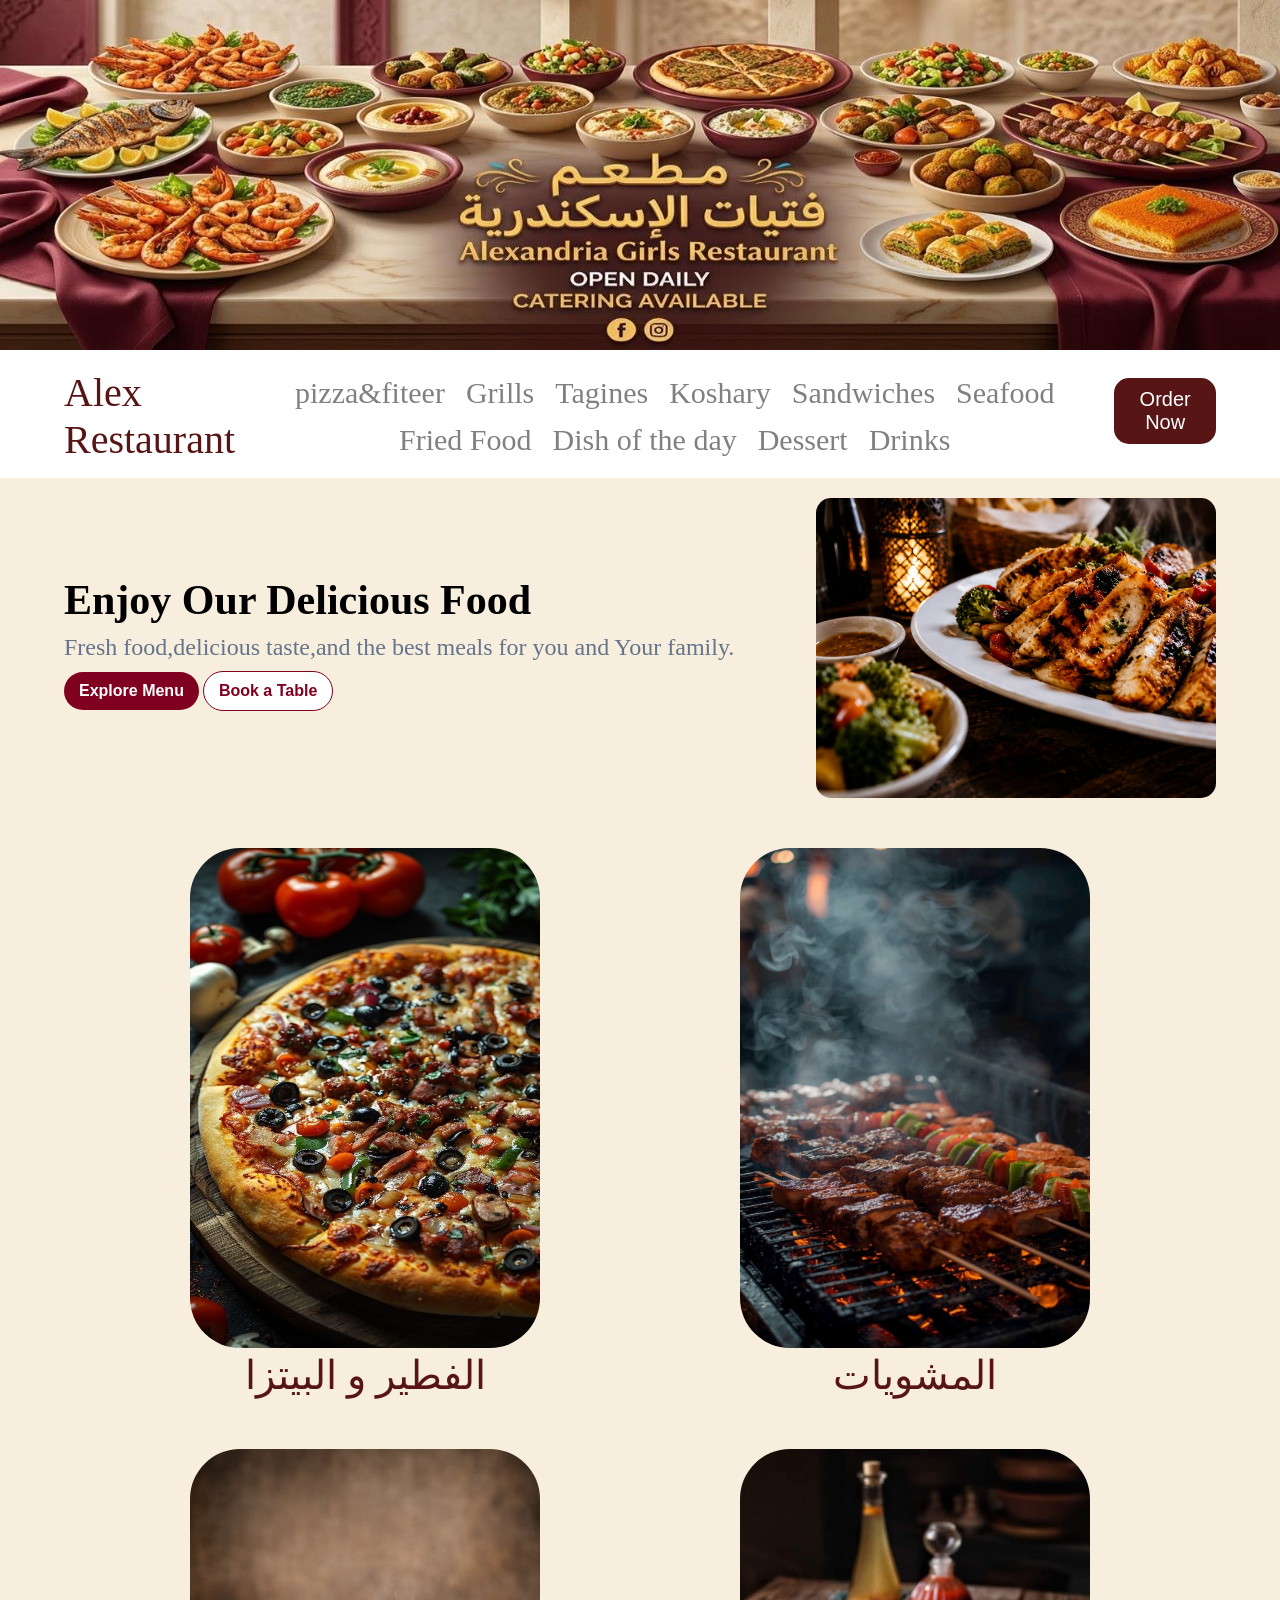
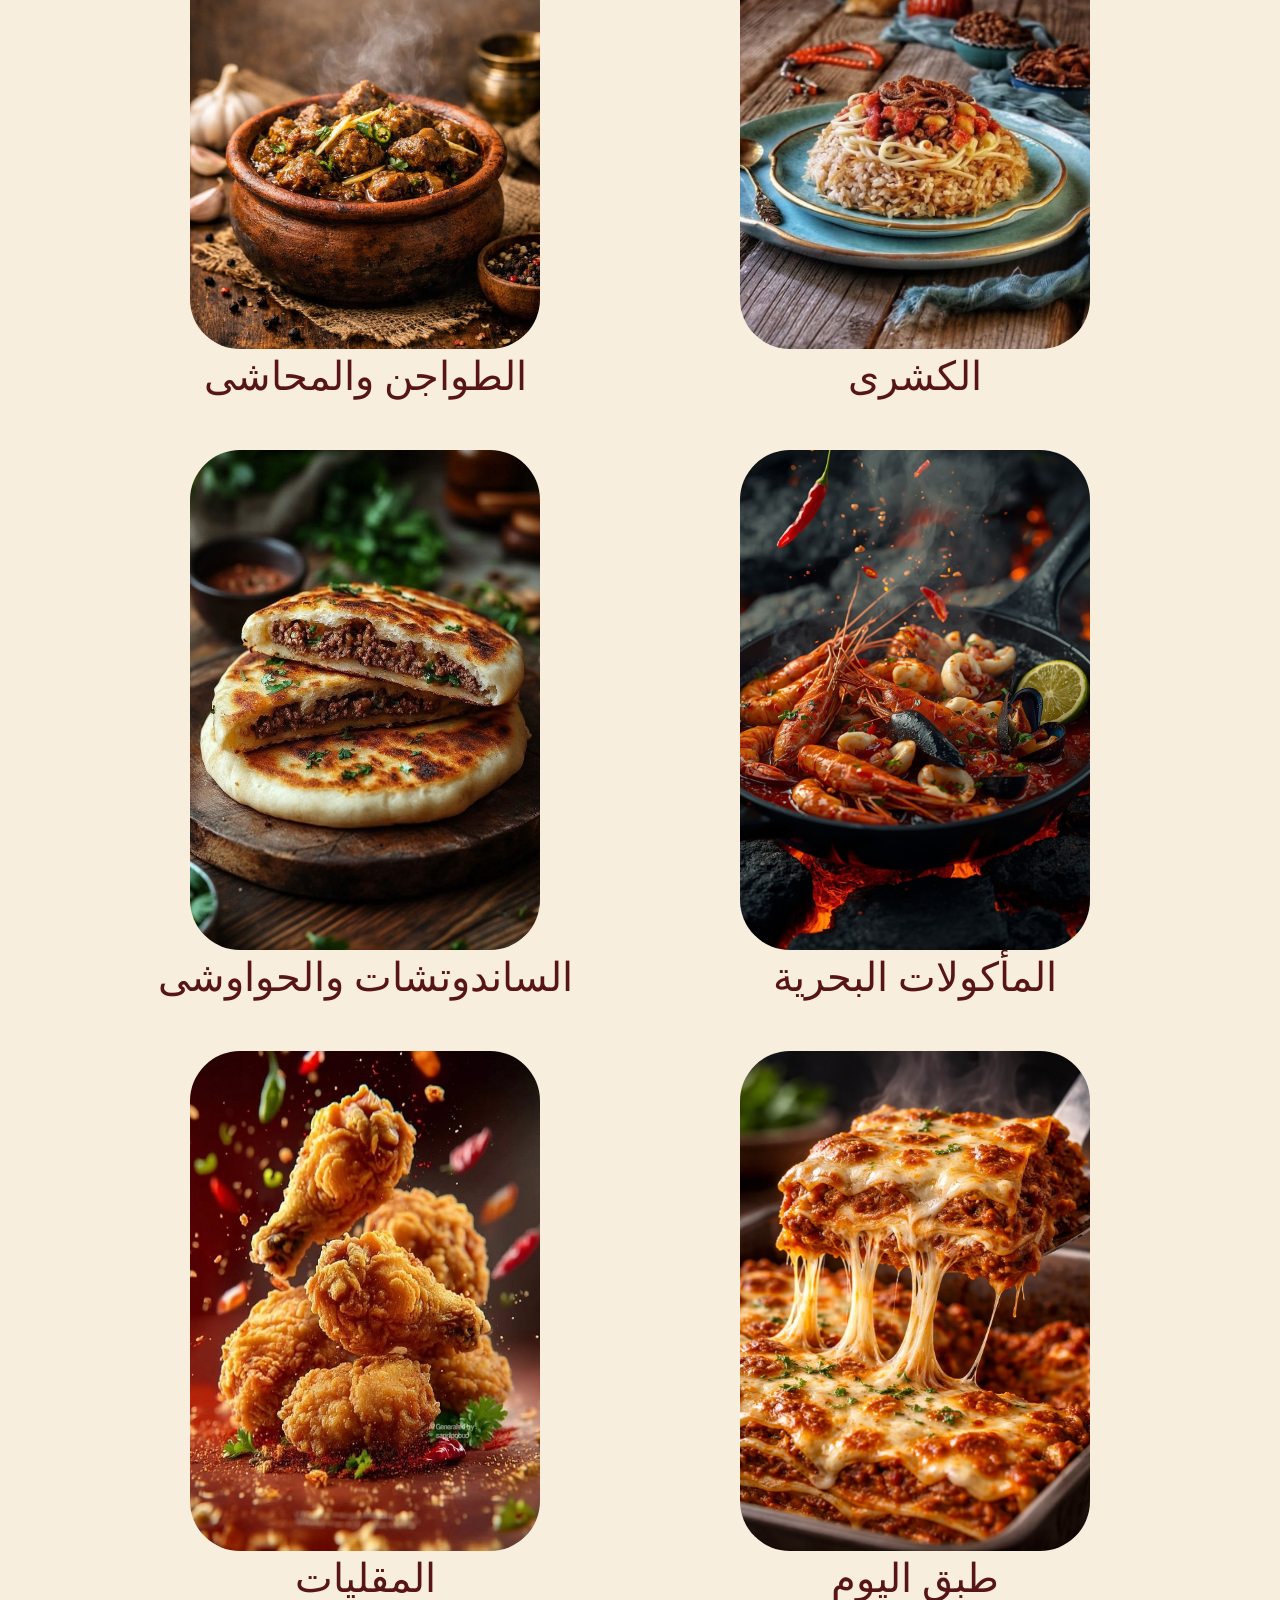
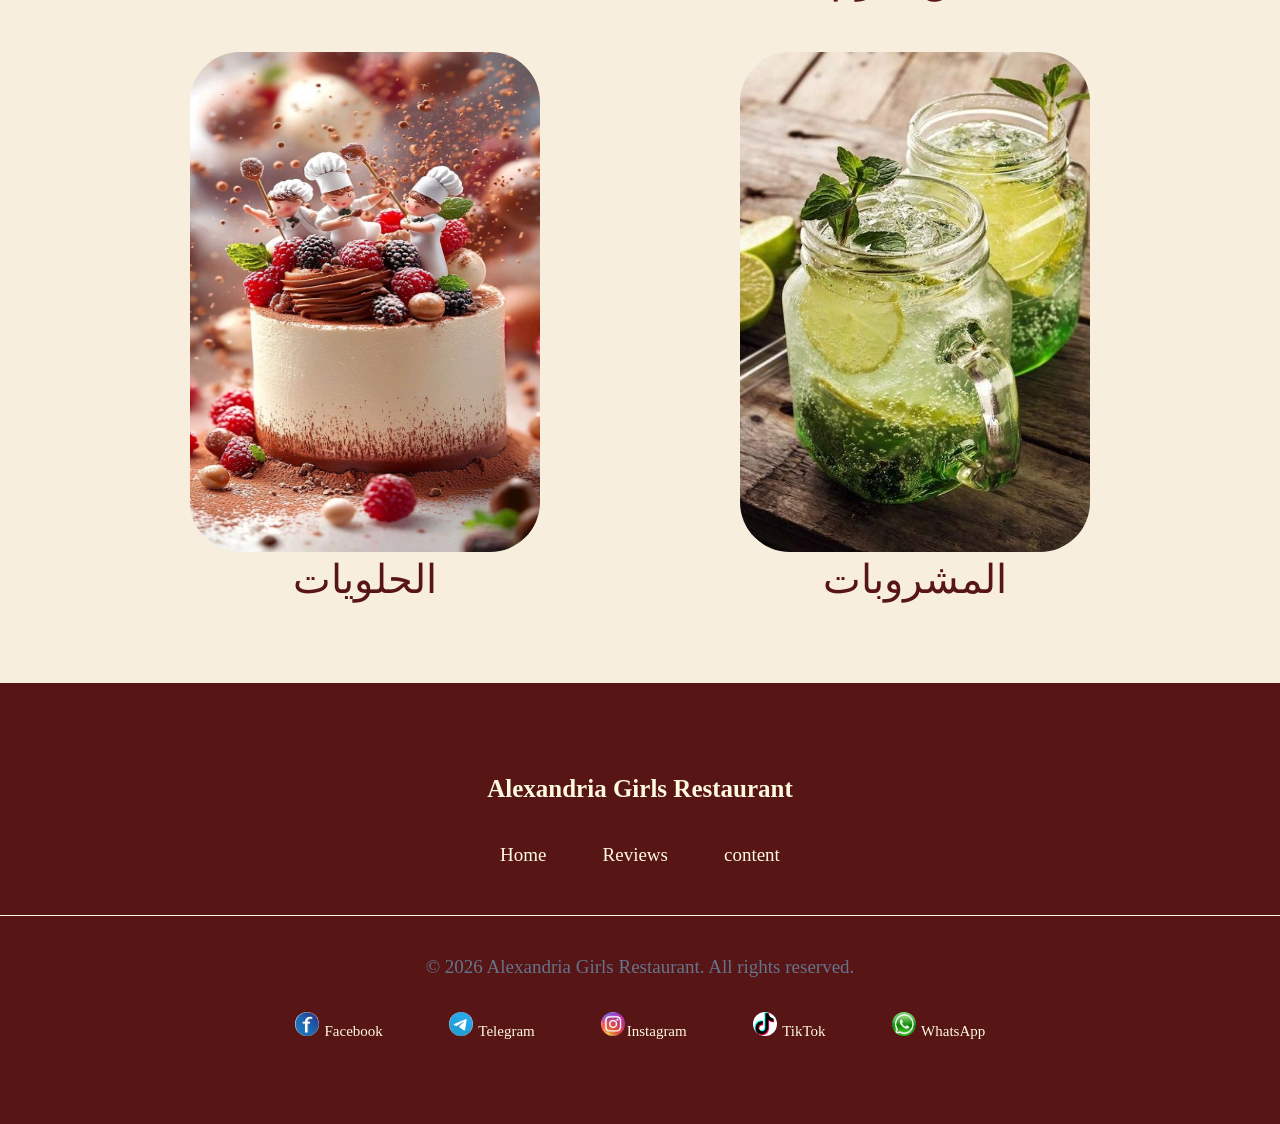
<file: index.html>
<!DOCTYPE html>
<html>
<head>
 <title>broject</title>
  <link rel="stylesheet" href="./style3.css"/>
</head>
<body>
 <div class="banner">
  <img src="/images/8507859d-ff59-41e4-a936-0bd558e4f888.jpeg"alt="البانر"/>
 </div>
 <header class="container">
 <div class="header-content">
<h3>Alex Restaurant</h3>
 <nav>
<a href="pizza.html">pizza&fiteer</a>
<a href="grilled-dishes.html">Grills</a>
<a href="egyptian-tagines.html">Tagines</a>
<a href="koshary.html">Koshary</a>
<a href="sandwiches.html">Sandwiches</a>
<a href="seafood.html">Seafood</a>
<a href="fried Food.html">Fried Food</a>
<a href="dish of the day.html">Dish of the day</a>
<a href="dessert.html">Dessert</a>
<a href="drinks.html">Drinks</a>
 </nav>
 <button class ="primery-button ">Order Now</button>
</div>
 </header>
 <main>
 <section class="hero">
 <div class="hero-content">
 <h1>Enjoy Our Delicious Food</h1>
 <p>Fresh food,delicious taste,and the best meals for you and Your family. </p>
<div class="hero-buttons">
<button class="Explore-button">Explore Menu</button>
<button class="Book-button">Book a Table</button>
</div>
 </div>
  <img src="/images/c0a7ea96-15f0-4f76-bb82-4ff156b433a0.jpeg">
</section>

 <div class="menu-container">
 <a href="pizza.html">
 <img src="/images/IMG_7682.jpeg" 
 alt="pizza"/>
 <h3 >الفطير و البيتزا</h3>
 </a>
  <a href="grilled-dishes.html">
  <img src="/images/IMG_7684.jpeg"
  alt="مشويات"/>
  <h3>المشويات</h3>
 </a>
  <a href="egyptian-tagines.html">
  <img src="/images/IMG_7685.jpeg"
  alt="طواجن"/>
  <h3>الطواجن والمحاشى</h3>
 </a>
  <a href="koshary.html">
  <img src="/images/IMG_7690.jpeg" alt="كشرى"/>
  <h3>الكشرى</h3>
 </a>
   <a href="sandwiches.html">
   <img src="/images/IMG_7691.jpeg" alt="حواوشى"/>
<h3>الساندوتشات والحواوشى</h3>
  </a>
   <a href="seafood.html">
   <img src="/images/IMG_7707.jpeg" alt="fish"/>
   <h3>المأكولات البحرية</h3>
  </a>
   <a href="fried food.html">
   <img src="/images/IMG_7718.jpeg" alt="مقليات"/>
   <h3>المقليات</h3>
  </a>
    <a href="dish of the day.html">
   <img src="/images/IMG_7734.jpeg" alt="مختلف" />
   <h3>طبق اليوم </h3>
  </a>
   <a href="dessert.html">
   <img src="/images/IMG_7721.jpeg" alt="كيك"/>
   <h3>الحلويات</h3>
  </a>
     <a href="drinks.html">
    <img src="/images/IMG_7729.jpeg" alt="juice" />
    <h3>المشروبات</h3>
   </a>
 </div>
 </main>
 
  <footer>
 <div class="footer-content">
  <h2>Alexandria Girls Restaurant</h2>
  <nav>
   <a href="./index.html">Home</a>
   <a href="./index.html">Reviews </a>
   <a href="./index.html">content</a>
  </nav>
 </div>
 <div class="rights">
  <p>©️ 2026 Alexandria Girls Restaurant. All rights reserved. </p>
  <nav>
   <a href="">
    <img src="/images/IMG_7900.jpeg" alt="facebook" />
    Facebook</a>
   
   <a href="">
    <img src="/images/IMG_7901.jpeg" alt="telegram" /> Telegram</a>
   
   <a href="">
    <img src="/images/IMG_7903.jpeg" alt="Instagram" />Instagram </a>
   
   <a href="">
    <img src="/images/IMG_7904.jpeg" alt="TikTok" />
    TikTok</a>
   
   <a href="">
    <img src="/images/IMG_7905.jpeg" /> WhatsApp </a>
  </nav>
 </div>
</footer>

</body>
</html>
</file>
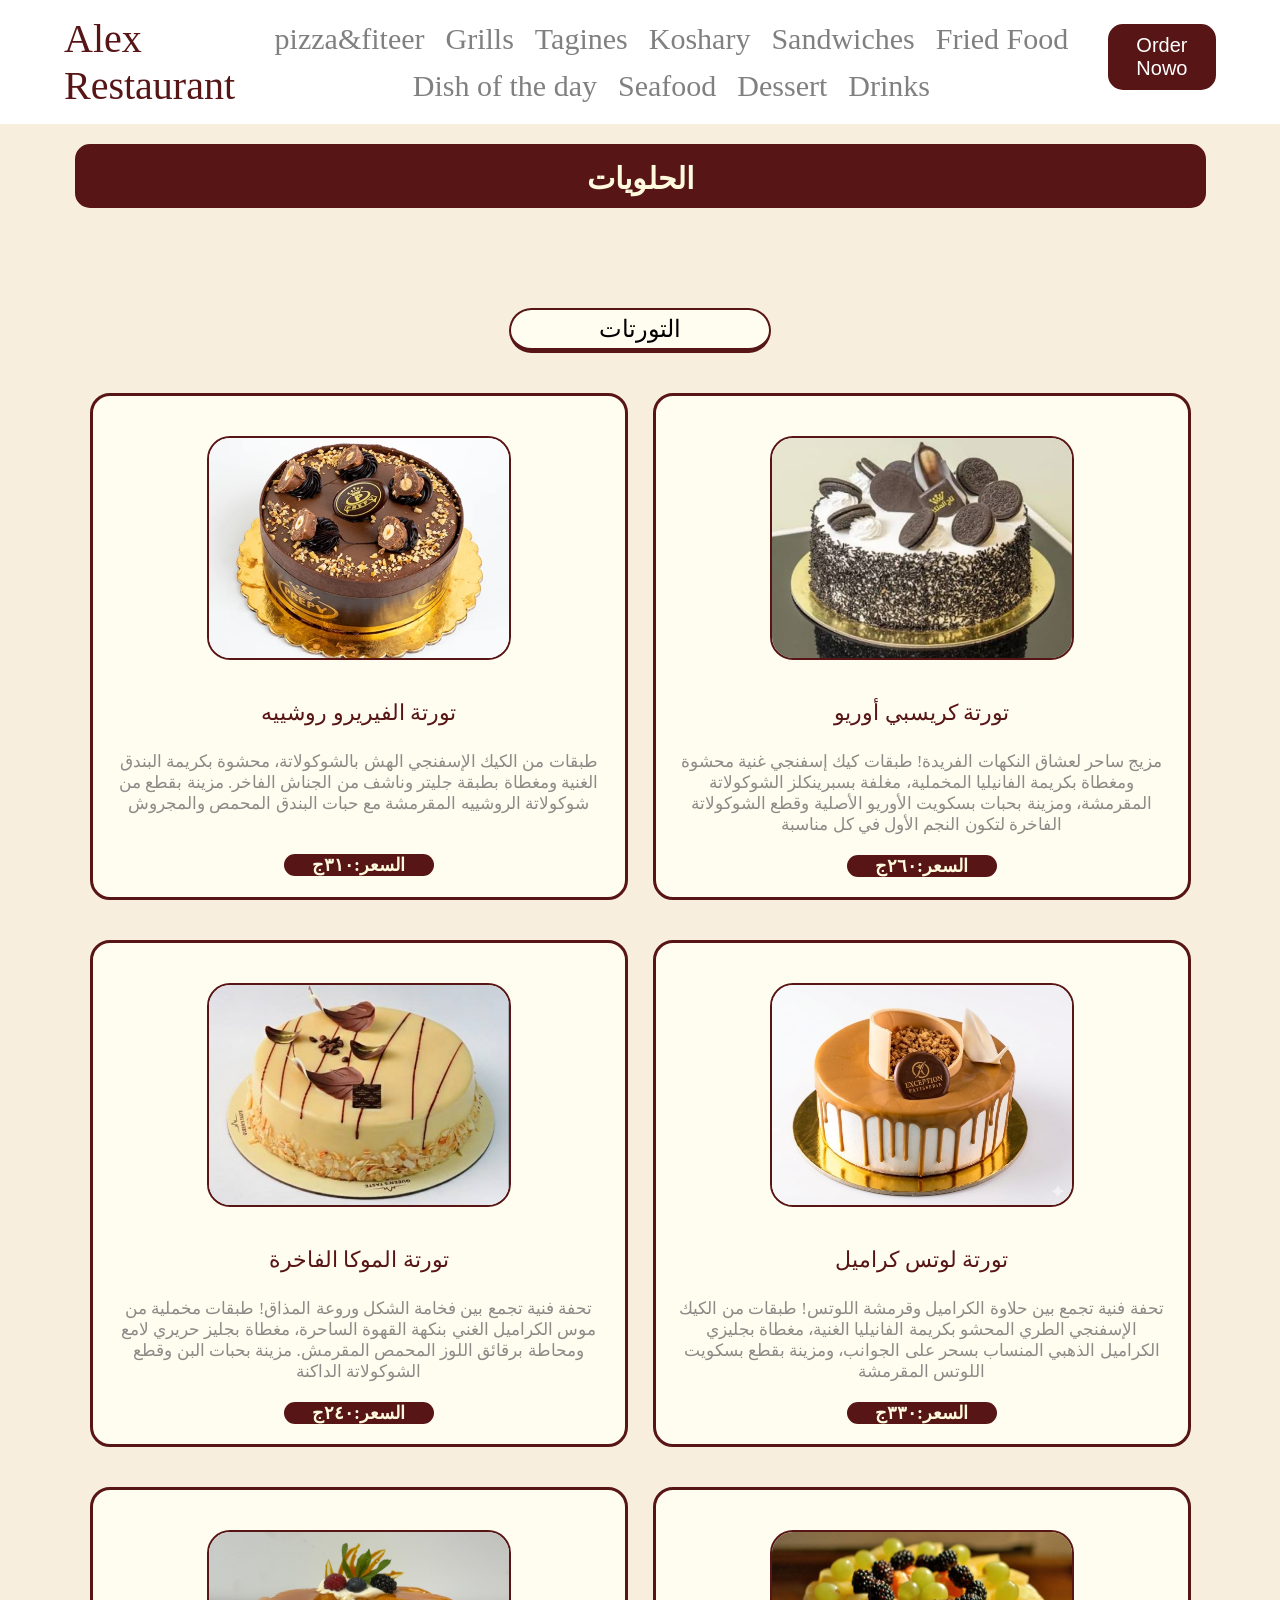
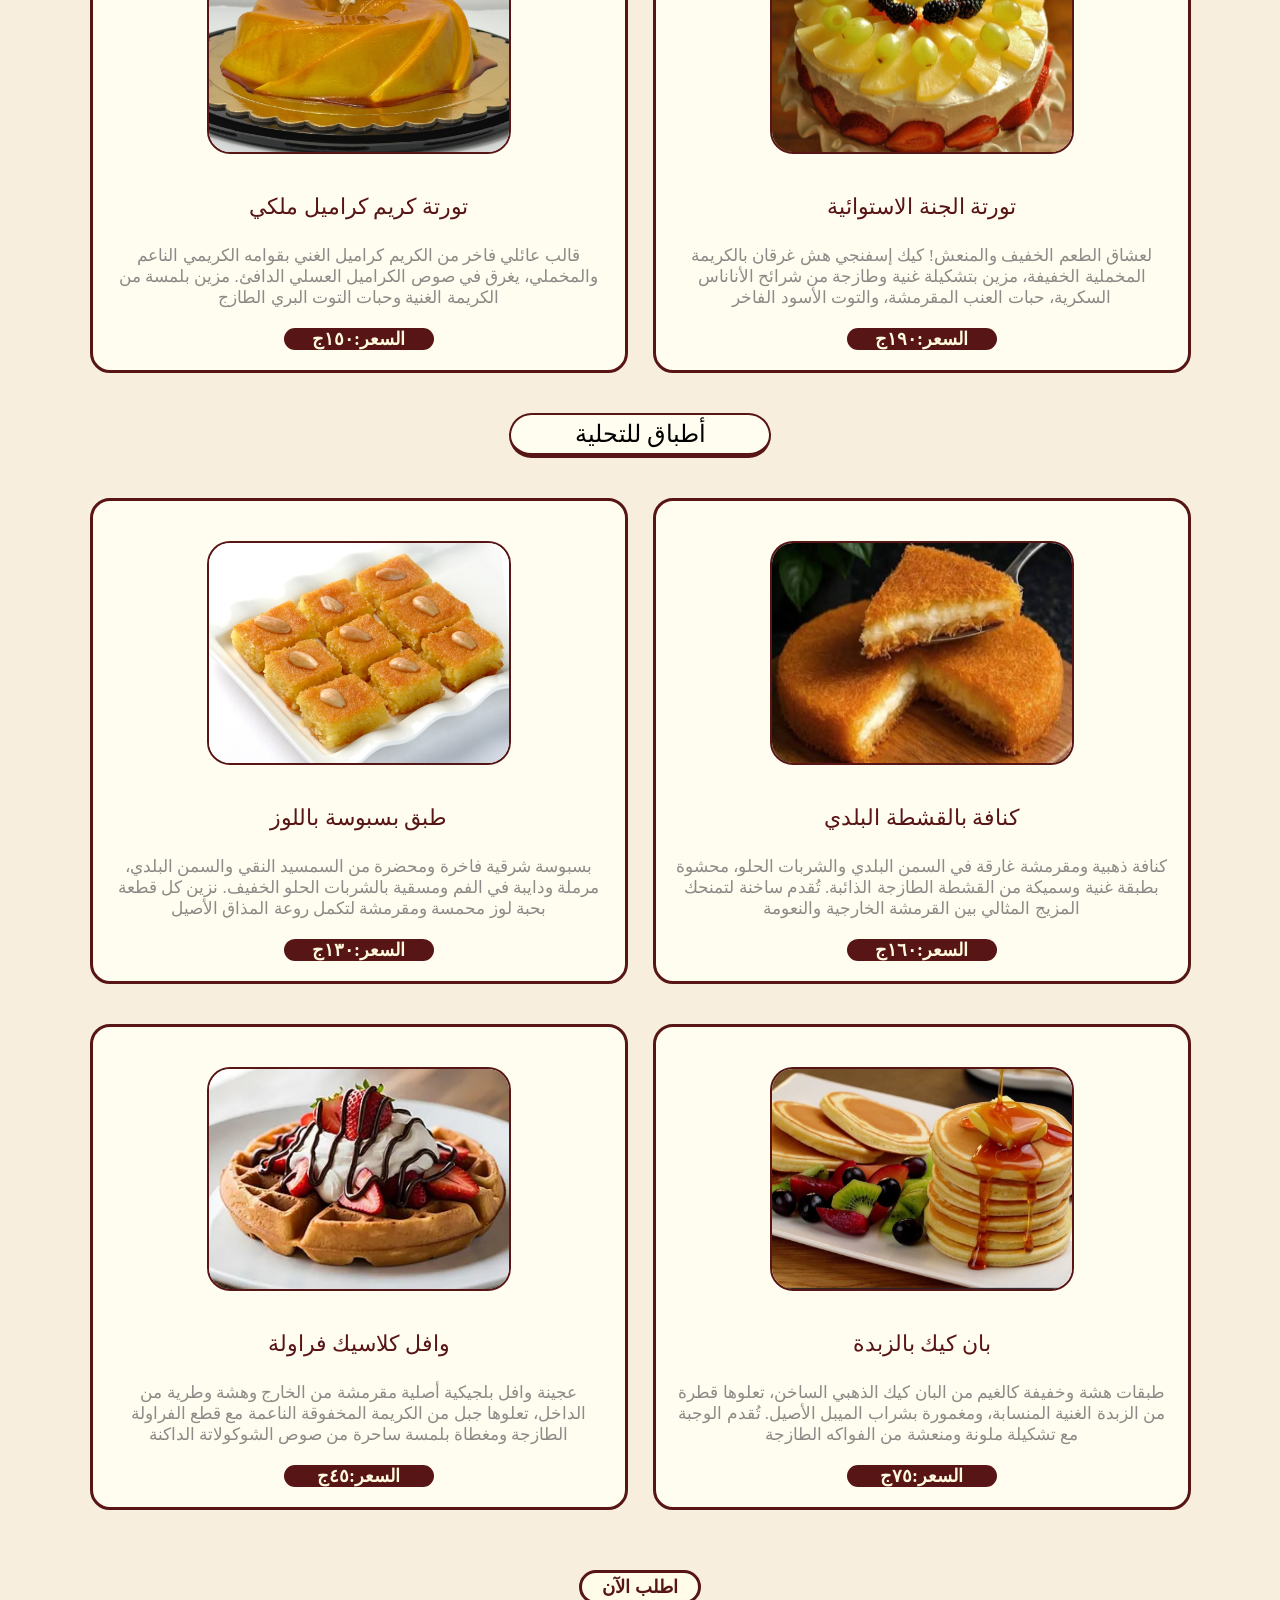
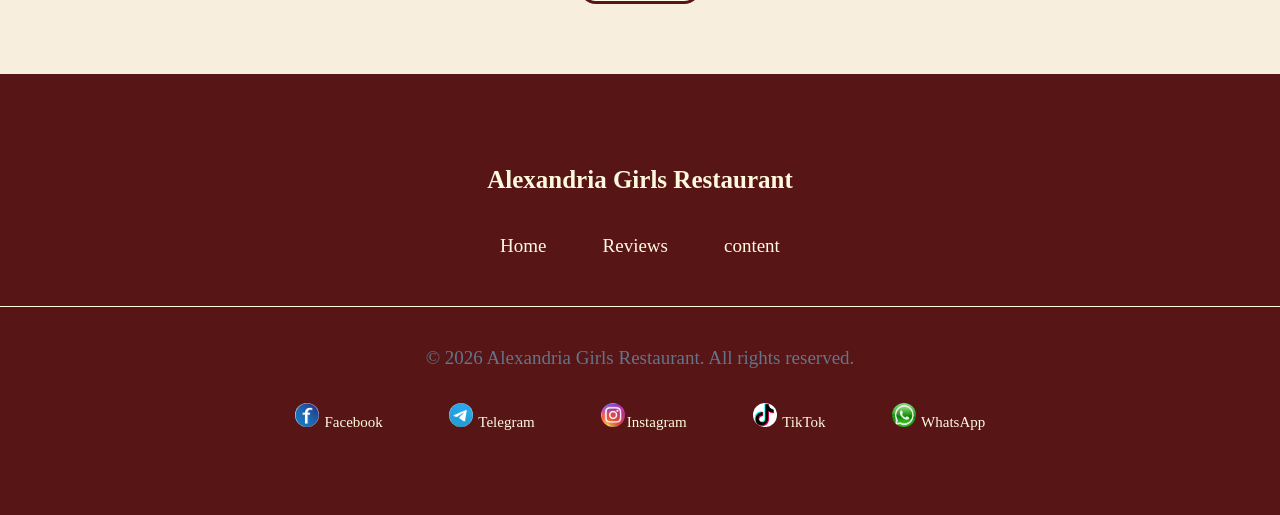
<file: dessert.html>
<!Doctype html>
<html>
  <head>
  <title> الحلويات</title>
  <link rel="stylesheet" href="./style3.css"/>
  </head>
  <body>
 <header class="container">
 <div class="header-content">
 <h3>Alex Restaurant</h3>
  <nav>
    <a href="pizza.html">pizza&fiteer</a>
    <a href="grilled-dishes.html">Grills</a>
    <a href="egyptian-tagines.html">Tagines</a>
    <a href="koshary.html">Koshary</a>
    <a href="sandwiches.html">Sandwiches</a>
    <a href="fried food.html">Fried Food</a>
<a href="dish of the day.html">Dish of the day</a>
    <a href="seafood.html">Seafood</a>
    <a href="dessert.html">Dessert</a>
    <a href="drinks.html">Drinks</a>
   </nav>
  <button class="primery-button ">Order Nowo</button>
  </div>
</header>
<main>
<section class="Sweets">
<h2>الحلويات</h2>
<center>
<h4>التورتات</h4>
</center>
<div class="cakes">
<div class="ck">
<img src="/images/1368032f-1d17-41b2-919b-b72036868149.jpeg" alt="تورتة شوكليت "/>
<h3> تورتة الفيريرو روشييه </h3>
<p>     طبقات من الكيك الإسفنجي الهش بالشوكولاتة، محشوة بكريمة البندق الغنية ومغطاة بطبقة جليتر وناشف من الجناش الفاخر. مزينة بقطع من شوكولاتة الروشييه المقرمشة مع حبات البندق المحمص والمجروش<p/>
<h5>السعر:٣١٠ج</h5>
</div>
<div class="ck">
<img src="/images/20264efd-e9db-4741-861d-8256d4111302.jpeg" alt="تورتة اوريو "/>
<h3>تورتة كريسبي أوريو </h3>
<p>  مزيج ساحر لعشاق النكهات الفريدة! طبقات كيك إسفنجي غنية محشوة ومغطاة بكريمة الفانيليا المخملية، مغلفة بسبرينكلز الشوكولاتة المقرمشة، ومزينة بحبات بسكويت الأوريو الأصلية وقطع الشوكولاتة الفاخرة لتكون النجم الأول في كل مناسبة</p>
<h5>السعر:٢٦٠ج</h5>
</div>
</div>
<div class="cakes">
<div class="ck">
<img src="/images/2f22df0d-f7d3-4aa5-80f6-00653b9d2189.jpeg" alt="تورتة موكا"/>
<h3>  تورتة الموكا الفاخرة </h3>
<p> تحفة فنية تجمع بين فخامة الشكل وروعة المذاق! طبقات مخملية من موس الكراميل الغني بنكهة القهوة الساحرة، مغطاة بجليز حريري لامع ومحاطة برقائق اللوز المحمص المقرمش. مزينة بحبات البن وقطع الشوكولاتة الداكنة   </p>
<h5>السعر:٢٤٠ج</h5>
</div>
<div class="ck">
<img src="/images/88a3230-d06f-444e-91a1-b4eecc1b1d2f.jpeg" alt=" تورتة لوتس"/>
<h3>  تورتة لوتس كراميل</h3>
<p>تحفة فنية تجمع بين حلاوة الكراميل وقرمشة اللوتس! طبقات من الكيك الإسفنجي الطري المحشو بكريمة الفانيليا الغنية، مغطاة بجليزي الكراميل الذهبي المنساب بسحر على الجوانب، ومزينة بقطع بسكويت اللوتس المقرمشة </p>
<h5>السعر:٣٣٠ج</h5>
</div>
</div>

<div class="cakes">
<div class="ck">
<img src="/images/62746815-d28b-4827-89e9-630e61c32808.jpeg" alt="كريم كراميل"/>
<h3> تورتة كريم كراميل ملكي </h3>
<p> قالب عائلي فاخر من الكريم كراميل الغني بقوامه الكريمي الناعم والمخملي، يغرق في صوص الكراميل العسلي الدافئ. مزين بلمسة من الكريمة الغنية وحبات التوت البري الطازج</p>
<h5>السعر:١٥٠ج</h5>
</div>
<div class="ck">
<img src="/images/c428f094-7f05-4abb-bea2-6d54bf4c95f2.jpeg" alt="تورتة فواكه"/>
<h3>   تورتة الجنة الاستوائية </h3>
<p>لعشاق الطعم الخفيف والمنعش! كيك إسفنجي هش غرقان بالكريمة المخملية الخفيفة، مزين بتشكيلة غنية وطازجة من شرائح الأناناس السكرية، حبات العنب المقرمشة، والتوت الأسود الفاخر    </p>
<h5>السعر:١٩٠ج</h5>
</div>
</div>
<center>
<h4>أطباق للتحلية</h4>
</center>
<div class="cakes">
<div class="ck">
<img src="/images/ef0d48f1-bfc1-4556-b135-eca34aeffe61.jpeg" alt="بسبوسه ساده"/>
<h3>  طبق بسبوسة باللوز </h3>
<p> بسبوسة شرقية فاخرة ومحضرة من السمسيد النقي والسمن البلدي، مرملة ودايبة في الفم ومسقية بالشربات الحلو الخفيف. نزين كل قطعة بحبة لوز محمسة ومقرمشة لتكمل روعة المذاق الأصيل</p>
<h5>السعر:١٣٠ج</h5>
</div>
<div class="ck">
<img src="/images/1130b714-6baf-4337-a90c-6457dd17c8de.jpeg" alt="كنافه "/>
<h3> كنافة بالقشطة البلدي</h3>
<p> كنافة ذهبية ومقرمشة غارقة في السمن البلدي والشربات الحلو، محشوة بطبقة غنية وسميكة من القشطة الطازجة الذائبة. تُقدم ساخنة لتمنحك المزيج المثالي بين القرمشة الخارجية والنعومة </p>
<h5>السعر:١٦٠ج</h5>
</div>
</div>
<div class="cakes">
<div class="ck">
<img src="/images/c5a6aae6-10ea-4abe-a6e2-1f6cbf0f4327.jpeg" alt="وافل "/>
<h3>   وافل كلاسيك فراولة </h3>
<p>عجينة وافل بلجيكية أصلية مقرمشة من الخارج وهشة وطرية من الداخل، تعلوها جبل من الكريمة المخفوقة الناعمة مع قطع الفراولة الطازجة ومغطاة بلمسة ساحرة من صوص الشوكولاتة الداكنة </p>
<h5>السعر:٤٥ج</h5>
</div>
<div class="ck">
<img src="/images/45914325-428e-4382-8bb9-ebfd8c7de285.jpeg" alt="بان كيك  "/>
<h3>  بان كيك بالزبدة    </h3>
<p>طبقات هشة وخفيفة كالغيم من البان كيك الذهبي الساخن، تعلوها قطرة من الزبدة الغنية المنسابة، ومغمورة بشراب الميبل الأصيل. تُقدم الوجبة مع تشكيلة ملونة ومنعشة من الفواكه الطازجة  </p>
<h5>السعر:٧٥ج</h5>
</div>
</div>
<center>
<button>اطلب الآن</button>
</center>
</section>
</main>
  <footer>
 <div class="footer-content">
  <h2>Alexandria Girls Restaurant</h2>
  <nav>
   <a href="./index.html">Home</a>
   <a href="./index.html">Reviews </a>
   <a href="./index.html">content</a>
  </nav>
 </div>
 <div class="rights">
  <p>©️ 2026 Alexandria Girls Restaurant. All rights reserved. </p>
  <nav>
   <a href="">
    <img src="/images/IMG_7900.jpeg" alt="facebook" />
    Facebook</a>
   
   <a href="">
    <img src="/images/IMG_7901.jpeg" alt="telegram" /> Telegram</a>
   
   <a href="">
    <img src="/images/IMG_7903.jpeg" alt="Instagram" />Instagram </a>
   
   <a href="">
    <img src="/images/IMG_7904.jpeg" alt="TikTok" />
    TikTok</a>
   
   <a href="">
    <img src="/images/IMG_7905.jpeg" /> WhatsApp </a>
  </nav>
 </div>
</footer>

  </body>
</html>
</file>
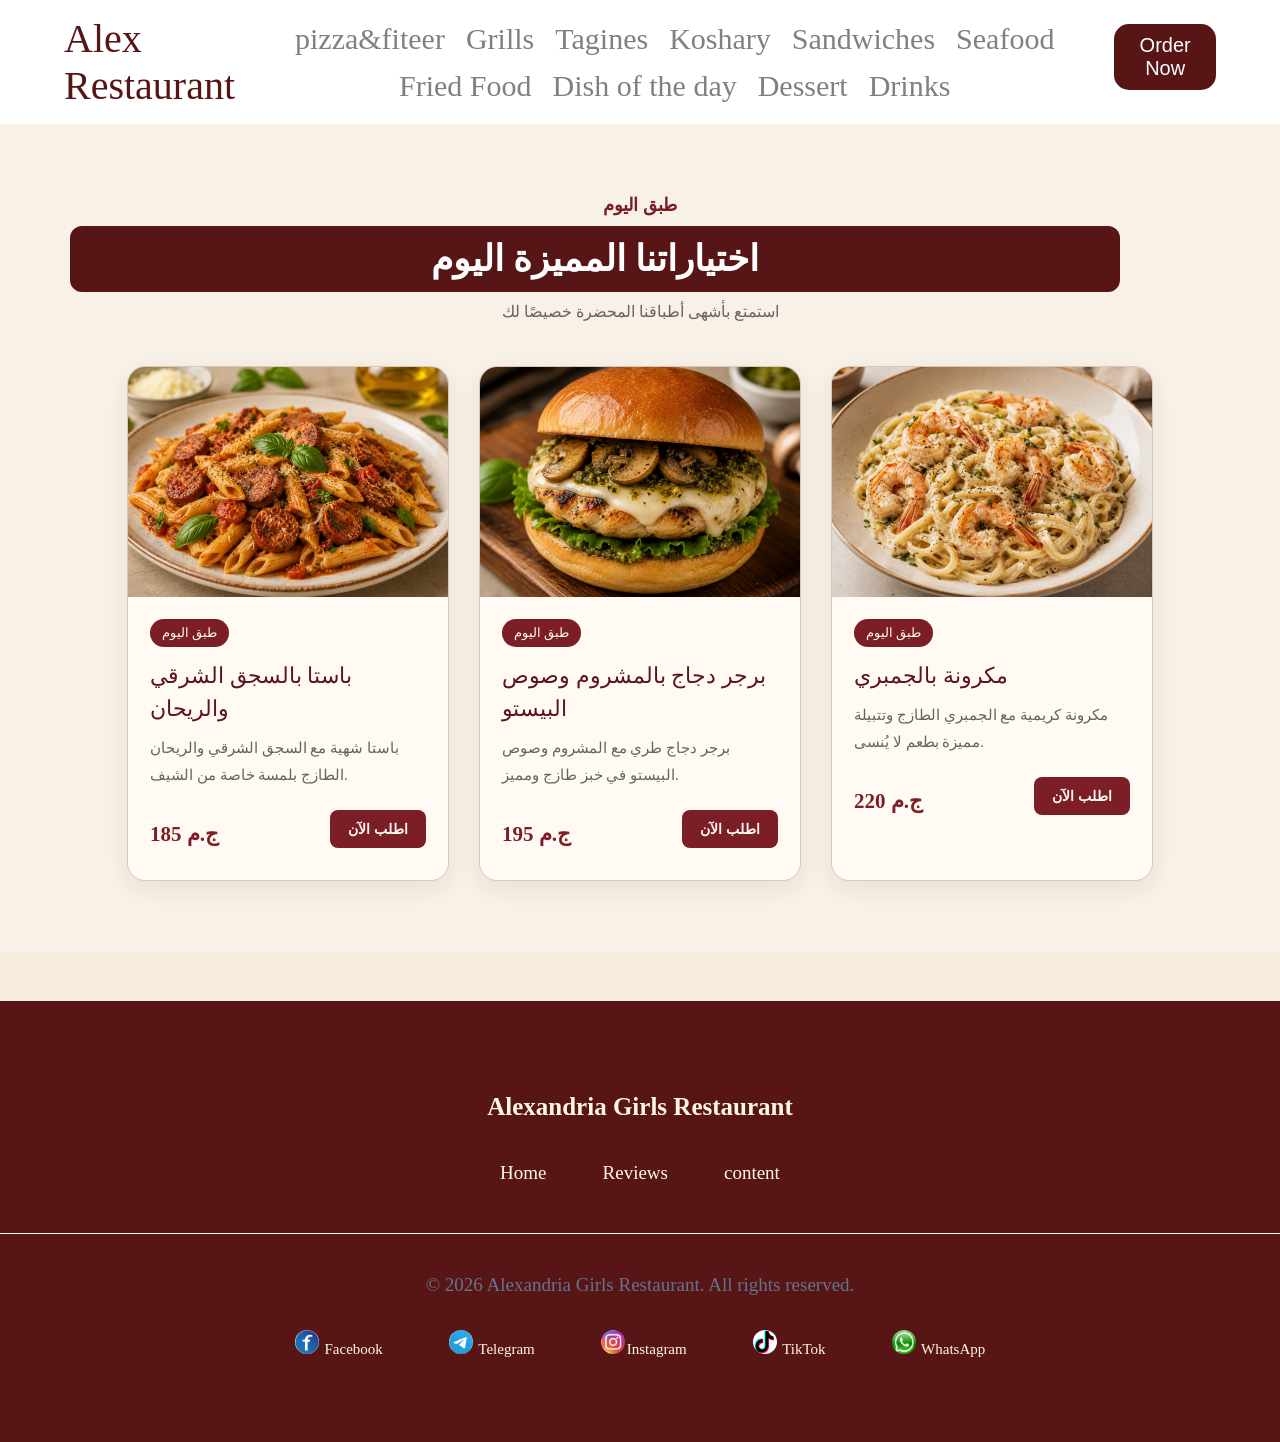
<file: dish of the day.html>
<!DOCTYPE html>
<html>
<head>
<title> dish of the day</title>
<link rel="stylesheet" href="./style3.css" />
</head>
<body>
   <header class="container">
   <div class="header-content">
    <h3>Alex Restaurant</h3>
    <nav>
     <a href="pizza.html">pizza&fiteer</a>
     <a href="grilled-dishes.html">Grills</a>
     <a href="egyptian-tagines.html">Tagines</a>
     <a href="koshary.html">Koshary</a>
     <a href="sandwiches.html">Sandwiches</a>
     <a href="seafood.html">Seafood</a>
     <a href="fried food.html">Fried Food</a>
     <a href="dish of the day.html">Dish of the day</a>
     <a href="dessert.html">Dessert</a>
     <a href="drinks.html">Drinks</a>
    </nav>
    <button class="primery-button ">Order Now</button>
   </div>
  </header>
<main>
 <section class="today-dishes">
 <div class="section-title">
  <span>طبق اليوم</span>
  <h2>اختياراتنا المميزة اليوم</h2>
  <p>استمتع بأشهى أطباقنا المحضرة خصيصًا لك</p>
 </div>
 
 <div class="dishes-container">
  <div class="dish-cards">
   <img src="/images/c16c6761-4219-4711-a737-b05b5cc0eddb.jpeg" alt="مكرونه" />
   <div class="dish-content">
    <span class="dish-tag">طبق اليوم</span>
    <h3>باستا بالسجق الشرقي والريحان</h3>
    <p> باستا شهية مع السجق الشرقي والريحان الطازج
     بلمسة خاصة من الشيف.</p>
    
    <div class="dish-bottom">
     <span class="price">185 ج.م</span>
     <button>اطلب الآن</button>
    </div>
   </div>
  </div>
  <div class="dish-cards">
   <img src="/images/8b2e7d6c-6fc3-4c26-81dd-0e5b9eccd6cc.jpeg" alt="برجر دجاج بالمشروم وصوص البيستو">
   
   <div class="dish-content">
    <span class="dish-tag">طبق اليوم</span>
    <h3>برجر دجاج بالمشروم وصوص البيستو</h3>
    <p>
     برجر دجاج طري مع المشروم وصوص البيستو
     في خبز طازج ومميز.</p>
    
    <div class="dish-bottom">
     <span class="price">195 ج.م</span>
     <button>اطلب الآن</button>
    </div>
   </div>
  </div>
  <div class="dish-cards">
   <img src="/images/b25816d9-fc30-453b-9e03-980c467a5c28.jpeg" alt="مكرونة بالجمبري">
   <div class="dish-content">
    <span class="dish-tag">طبق اليوم</span>
    <h3>مكرونة بالجمبري</h3>
    <p>
     مكرونة كريمية مع الجمبري الطازج
     وتتبيلة مميزة بطعم لا يُنسى.</p>
    <div class="dish-bottom">
     <span class="price">220 ج.م</span>
     <button>اطلب الآن</button>
    </div>
   </div>
  </div>
  </div>
   </section>
</main>
    <footer>
     <div class="footer-content">
      <h2>Alexandria Girls Restaurant</h2>
      <nav>
       <a href="./index.html">Home</a>
       <a href="./index.html">Reviews </a>
       <a href="./index.html">content</a>
      </nav>
     </div>
     <div class="rights">
      <p>©️ 2026 Alexandria Girls Restaurant. All rights reserved. </p>
      <nav>
       <a href="">
        <img src="/images/IMG_7900.jpeg" alt="facebook" />
        Facebook</a>
       
       <a href="">
        <img src="/images/IMG_7901.jpeg" alt="telegram" /> Telegram</a>
       
       <a href="">
        <img src="/images/IMG_7903.jpeg" alt="Instagram" />Instagram </a>
       
       <a href="">
        <img src="/images/IMG_7904.jpeg" alt="TikTok" />
        TikTok</a>
       
       <a href="">
        <img src="/images/IMG_7905.jpeg" /> WhatsApp </a>
      </nav>
     </div>
    </footer>
    
    </body>
    
    </html>
</file>
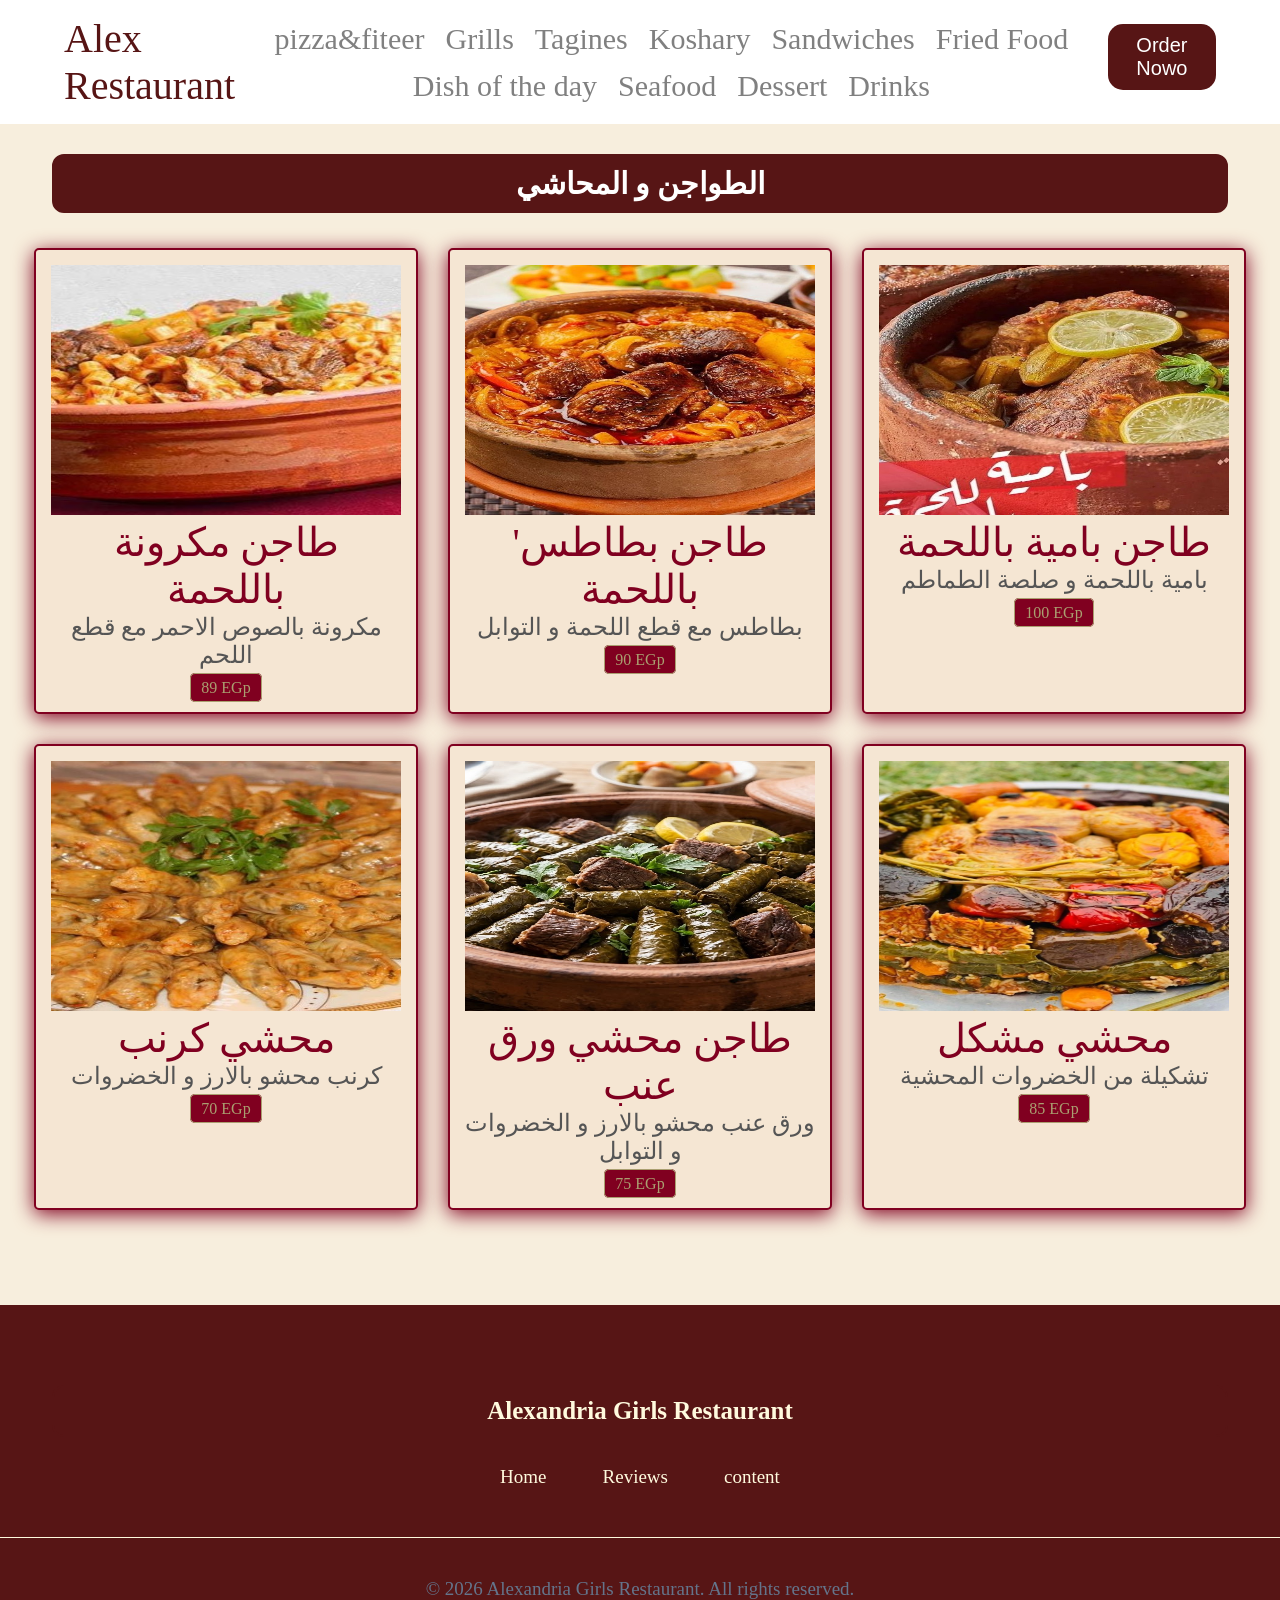
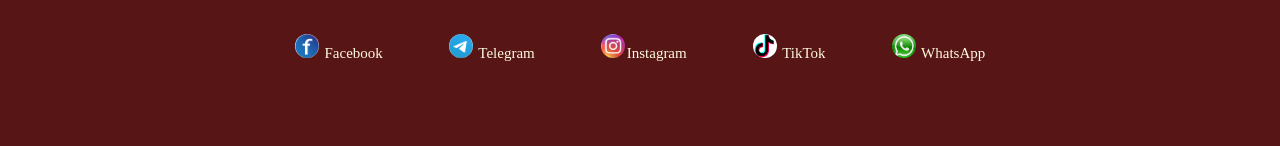
<file: egyptian-tagines.html>
<!DOCTYPE html>
<html>
 <head>
 <title>قسم الطراجن</title>
 <link rel="stylesheet" href="./style3.css"/>
 </head>
 
 <body>
   <header class="container">
  <div class="header-content">
   <h3>Alex Restaurant</h3>
   <nav>
    <a href="pizza.html">pizza&fiteer</a>
    <a href="grilled-dishes.html">Grills</a>
    <a href="egyptian-tagines.html">Tagines</a>
    <a href="koshary.html">Koshary</a>
    <a href="sandwiches.html">Sandwiches</a>
    <a href="fried food.html">Fried Food</a>
<a href="dish of the day.html">Dish of the day</a>
    <a href="seafood.html">Seafood</a>
    <a href="dessert.html">Dessert</a>
    <a href="drinks.html">Drinks</a>
   </nav>
   <button class="primery-button ">Order Nowo</button>
  </div>
 </header>
  <main>
   <section class="menu-list">
 <h2>الطواجن و المحاشي</h2>
 <div class="food">
  <div class="item">
   <img src="/images/334288e9-9ea0-49cb-ae60-aaf77cb79e81.jpeg" alt="this is image">
   <h3>طاجن مكرونة باللحمة</h3>
   <p>مكرونة بالصوص الاحمر مع قطع اللحم</p>
   <span>89 EGp</span>
  </div>
  <div class="item">
   <img src="/images/1206bb93-fd78-4c62-89cc-9e71baa631ca.jpeg">
   <h3>'طاجن بطاطس باللحمة</h3>
   <p>بطاطس مع قطع اللحمة و التوابل</p>
   <span>90 EGp</span>
  </div>
  <div class="item">
   <img src="/images/963fcdef-5583-4e59-9df1-a31f0df2585a.jpeg">
   <h3>طاجن بامية باللحمة</h3>
   <p>بامية باللحمة و صلصة الطماطم</p>
   <span>100 EGp</span>
  </div>
  <div class="item">
   <img src="/images/b755eaba-47ce-4537-abf6-8f7d3739e2bc.jpeg">
   <h3>محشي كرنب</h3>
   <p>كرنب محشو بالارز و الخضروات</p>
   <span>70 EGp</span>
  </div>
  <div class="item">
   <img src="/images/42c7ab74-2b05-4054-9e13-23376c1270e5.jpeg">
   <h3>طاجن محشي ورق عنب</h3>
   <p>ورق عنب محشو بالارز و الخضروات و التوابل</p>
   <span>75 EGp</span>
  </div>
  <div class="item">
   <img src="/images/a93b4e98-1c68-41bf-824f-81c9fb470393.jpeg">
   <h3>محشي مشكل</h3>
   <p>تشكيلة من الخضروات المحشية</p>
   <span>85 EGp</span>
  </div>
  </div>
</section>
  </main>

 <footer>
  <div class="footer-content">
   <h2>Alexandria Girls Restaurant</h2>
   <nav>
    <a href="./index.html">Home</a>
    <a href="./index.html">Reviews</a>
    <a href="./index.html">content</a>
   </nav>
  </div>
  <div class="rights">
   <p>©️ 2026 Alexandria Girls Restaurant. All rights reserved. </p>
   <nav>
    <a href="">
     <img src="/images/IMG_7900.jpeg" alt="facebook" />
     Facebook</a>
    
    <a href="">
     <img src="/images/IMG_7901.jpeg" alt="telegram" /> Telegram</a>
    
    <a href="">
     <img src="/images/IMG_7903.jpeg" alt="Instagram" />Instagram </a>
    
    <a href="">
     <img src="/images/IMG_7904.jpeg" alt="TikTok" />
     TikTok</a>
    
    <a href="">
     <img src="/images/IMG_7905.jpeg" /> WhatsApp </a>
   </nav>
  </div>
 </footer>
</body>
</html>
</file>
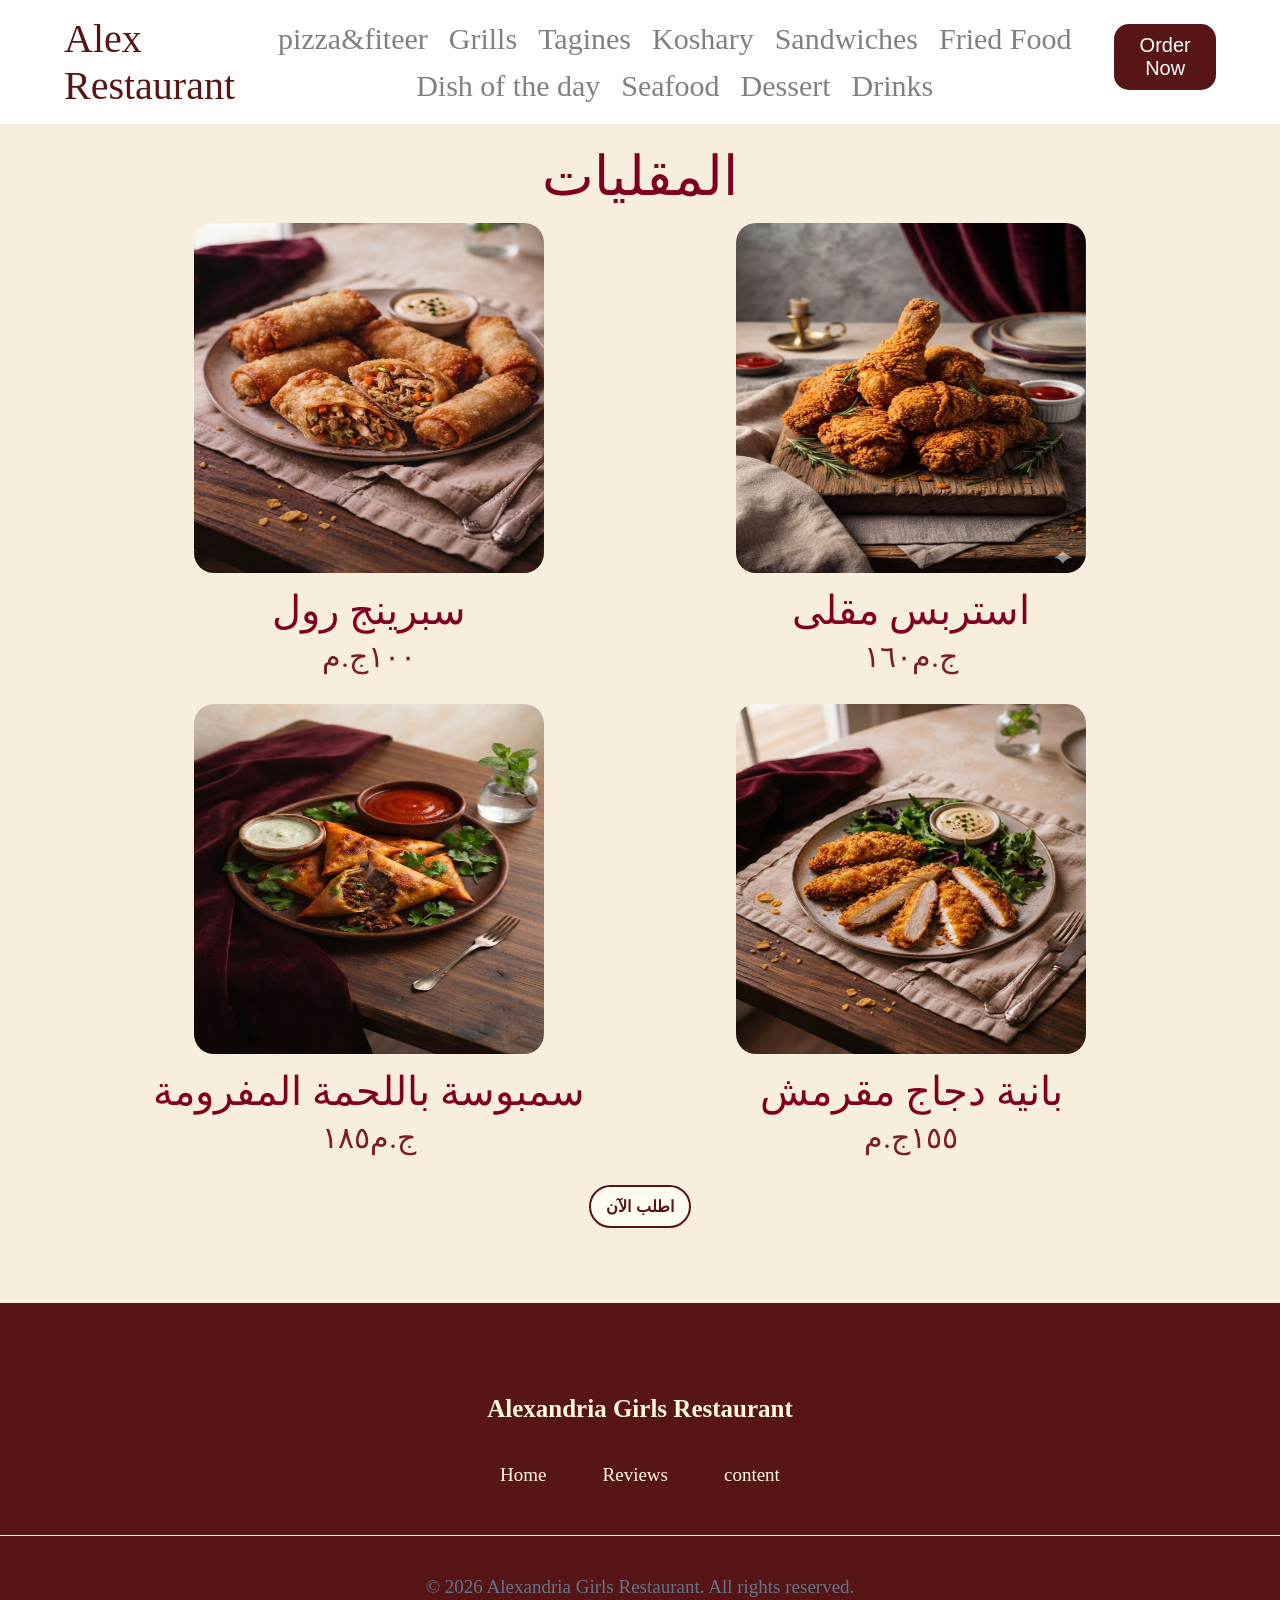
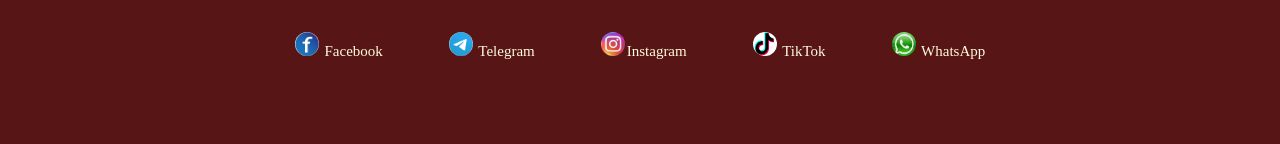
<file: fried food.html>
<!DOCTYPE html>
<html>
<head>
 <title>فطير وبيتزا</title>
 <link rel="stylesheet" href="./style3.css"/>
</head>
<body>
  <header class="container">
  <div class="header-content">
   <h3>Alex Restaurant</h3>
   <nav>
    <a href="pizza.html">pizza&fiteer</a>
    <a href="grilled-dishes.html">Grills</a>
    <a href="egyptian-tagines.html">Tagines</a>
    <a href="koshary.html">Koshary</a>
    <a href="sandwiches.html">Sandwiches</a>
    <a href="fried food.html">Fried Food</a>
<a href="dish of the day.html">Dish of the day</a>
    <a href="seafood.html">Seafood</a>
    <a href="dessert.html">Dessert</a>
    <a href="drinks.html">Drinks</a>
   </nav>
   <button class="primery-button ">Order Now</button>
  </div>
 </header>
 <main>
  <section>
   <div class="card1">
    <h1 class="cards">المقليات</h1>
    <div>
  <img src="/images/IMG_8624.jpeg" alt="رولات" />
   <h4>سبرينج رول </h4>
   <span class="price">١٠٠ج.م</span>
   <p class="desc">الوصف: لفائف مقرمشة بحشوة الدجاج الطري والخضروات الشهية.
</p>
    </div>
       <div>
    <img src="/images/IMG_8628.jpeg" alt="استربس" />
    <h4>استربس مقلى</h4>
    <span class="price">ج.م١٦٠</span>
    <p class="desc">الوصف:-دبابيس دجاج مقرمشة ومذهبة بتتبيلة مميزة.
</p>
   </div>
      <div>
    <img src="/images/IMG_8627.jpeg" alt="سمبوسة" />
    <h4>سمبوسة باللحمة المفرومة</h4>
    <span class="price">ج.م١٨٥</span>
    <p class="desc">الوصف:-سمبوسة مقرمشة بحشوة اللحمة المفرومة الشهية.</p>
   </div>
      <div>
    <img src="/images/IMG_8626.jpeg" alt="شرايح بانية" />
    <h4>بانية دجاج مقرمش</h4>
    <span class="price">١٥٥ج.م</span>
    <p class="desc">الوصف: قطع بانيه دجاج مقرمشة وذهبية بتتبيلة لذيذة.
</p>
   </div>
   
    <div class="button-container">
 <button class="order-button">اطلب الآن</button>
</div>

   </div>
  </section>
 </main>
  <footer>
 <div class="footer-content">
  <h2>Alexandria Girls Restaurant</h2>
  <nav>
   <a href="./index.html">Home</a>
   <a href="./index.html">Reviews </a>
   <a href="./index.html">content</a>
  </nav>
 </div>
 <div class="rights">
  <p>©️ 2026 Alexandria Girls Restaurant. All rights reserved. </p>
  <nav>
   <a href="">
    <img src="/images/IMG_7900.jpeg" alt="facebook" />
    Facebook</a>
   
   <a href="">
    <img src="/images/IMG_7901.jpeg" alt="telegram" /> Telegram</a>
   
   <a href="">
    <img src="/images/IMG_7903.jpeg" alt="Instagram" />Instagram </a>
   
   <a href="">
    <img src="/images/IMG_7904.jpeg" alt="TikTok" />
    TikTok</a>
   
   <a href="">
    <img src="/images/IMG_7905.jpeg" /> WhatsApp </a>
  </nav>
 </div>
</footer>

</body>
</html>
</file>
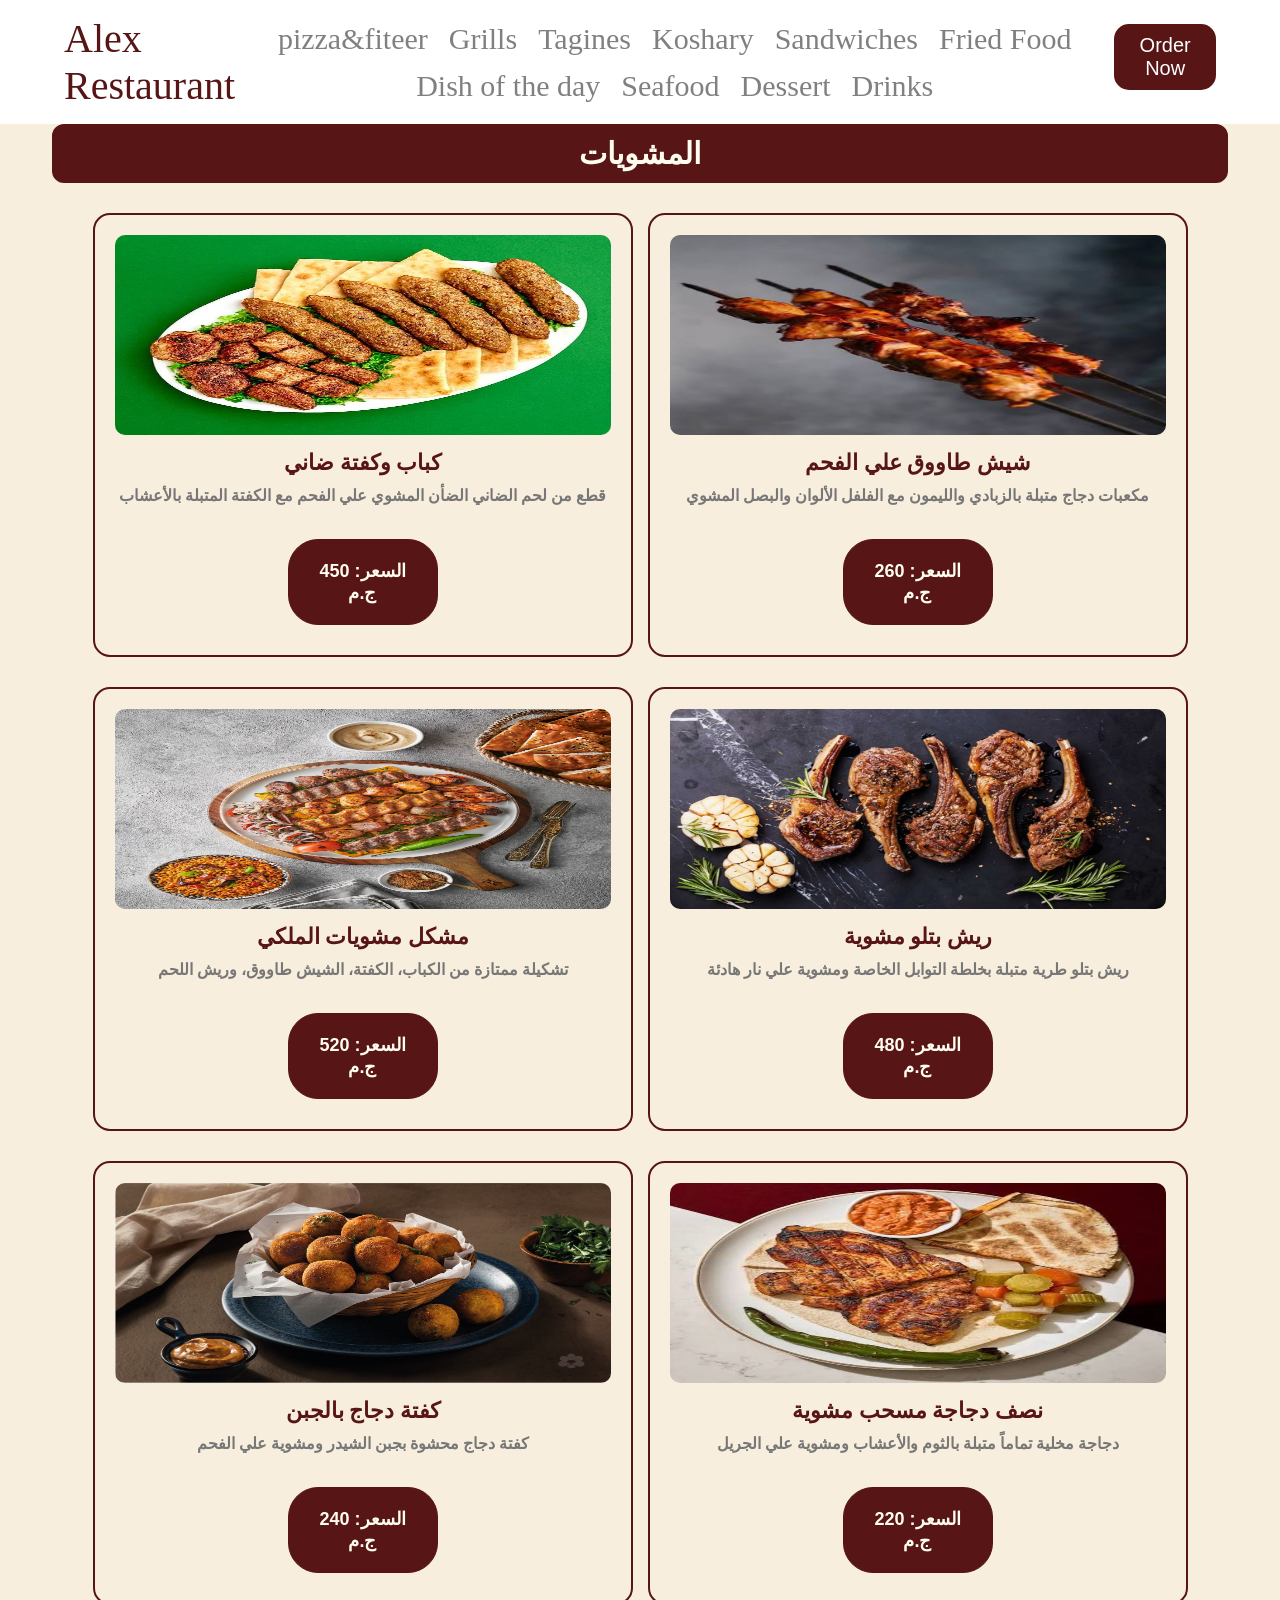
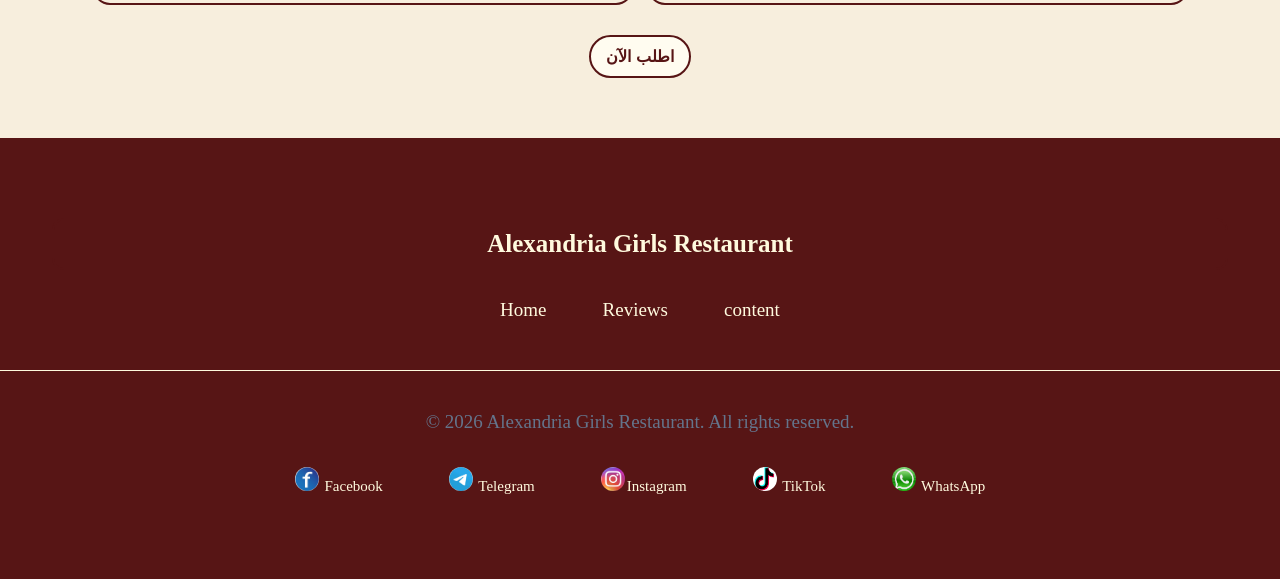
<file: grilled-dishes.html>
<!DOCTYPE html>
<html>

<head>
 <title>Grilled Food</title>
 <link rel="stylesheet" href="./style3.css"/>
</head>

<body>
   <header class="container">
   <div class="header-content">
    <h3>Alex Restaurant</h3>
    <nav>
     <a href="pizza.html">pizza&fiteer</a>
     <a href="grilled-dishes.html">Grills</a>
     <a href="egyptian-tagines.html">Tagines</a>
     <a href="koshary.html">Koshary</a>
     <a href="sandwiches.html">Sandwiches</a>
     <a href="fried food.html">Fried Food</a>
<a href="dish of the day.html">Dish of the day</a>
     <a href="seafood.html">Seafood</a>
     <a href="dessert.html">Dessert</a>
     <a href="drinks.html">Drinks</a>
    </nav>
    <button class="primery-button ">Order Now</button>
   </div>
  </header>
  <main>
  <h2>المشويات</h2>
  <div class="div1 ">
   <div class="card">
    <img src="/images/a5c17b29-c8fc-4817-911b-86bcaf863bd0.jpeg" alt="food" />
    <h4>كباب وكفتة ضاني </h4>
    <p>قطع من لحم الضاني الضأن المشوي علي الفحم مع الكفتة المتبلة بالأعشاب</p>
    <button class="b1">السعر: 450 ج.م</button>
   </div>
   
   <div class="card">
    <img src="/images/58ccb572-3f9e-48c2-b137-32b6b2c540ab.jpeg" alt="food" />
    <h4>شيش طاووق علي الفحم </h4>
    <p>مكعبات دجاج متبلة بالزبادي والليمون مع الفلفل الألوان والبصل المشوي</p>
    <button class="b1">السعر: 260 ج.م</button>
   </div>
  </div>
  
  <div class="div2">
   <div class="card">
    <img src="/images/324b934e-e4aa-4484-9a2c-fdb25f4f618d.jpeg" alt="food" />
    <h4>مشكل مشويات الملكي </h4>
    <p>تشكيلة ممتازة من الكباب، الكفتة، الشيش طاووق، وريش اللحم</p>
    <button class="b1">السعر: 520 ج.م</button>
   </div>
   
   <div class="card">
    <img src="/images/03789e85-69dc-4f09-94bf-8a6f6008793f.jpeg" alt="food" />
    <h4>ريش بتلو مشوية </h4>
    <p>ريش بتلو طرية متبلة بخلطة التوابل الخاصة ومشوية علي نار هادئة</p>
    <button class="b1">السعر: 480 ج.م</button>
   </div>
  </div>
  
  <div class="div3">
   <div class="card">
    <img src="/images/79a7bb7f-ec16-42b2-8976-cd7a0b8439ed.jpeg" alt="food" />
    <h4>كفتة دجاج بالجبن</h4>
    <p>كفتة دجاج محشوة بجبن الشيدر ومشوية علي الفحم</p>
    <button class="b1">السعر: 240 ج.م</button>
   </div>
   
   <div class="card">
    <img src="/images/1caa5930-df5e-410f-96c8-8fb64a400207.jpeg" alt="food" />
    <h4>نصف دجاجة مسحب مشوية </h4>
    <p>دجاجة مخلية تماماً متبلة بالثوم والأعشاب ومشوية علي الجريل </p>
    <button class="b1">السعر: 220 ج.م</button>
   </div>
  </div>
  <center>
   <button type="button">اطلب الآن</button>
  </center>
  </main>
     <footer>
 <div class="footer-content">
  <h2>Alexandria Girls Restaurant</h2>
  <nav>
   <a href="./index.html">Home</a>
   <a href="./index.html">Reviews </a>
   <a href="./index.html">content</a>
  </nav>
 </div>
 <div class="rights">
  <p>©️ 2026 Alexandria Girls Restaurant. All rights reserved. </p>
  <nav>
   <a href="">
    <img src="/images/IMG_7900.jpeg" alt="facebook" />
    Facebook</a>
   
   <a href="">
    <img src="/images/IMG_7901.jpeg" alt="telegram" /> Telegram</a>
   
   <a href="">
    <img src="/images/IMG_7903.jpeg" alt="Instagram" />Instagram </a>
   
   <a href="">
    <img src="/images/IMG_7904.jpeg" alt="TikTok" />
    TikTok</a>
   
   <a href="">
    <img src="/images/IMG_7905.jpeg" /> WhatsApp </a>
  </nav>
 </div>
</footer>

</body>

</html>
</file>
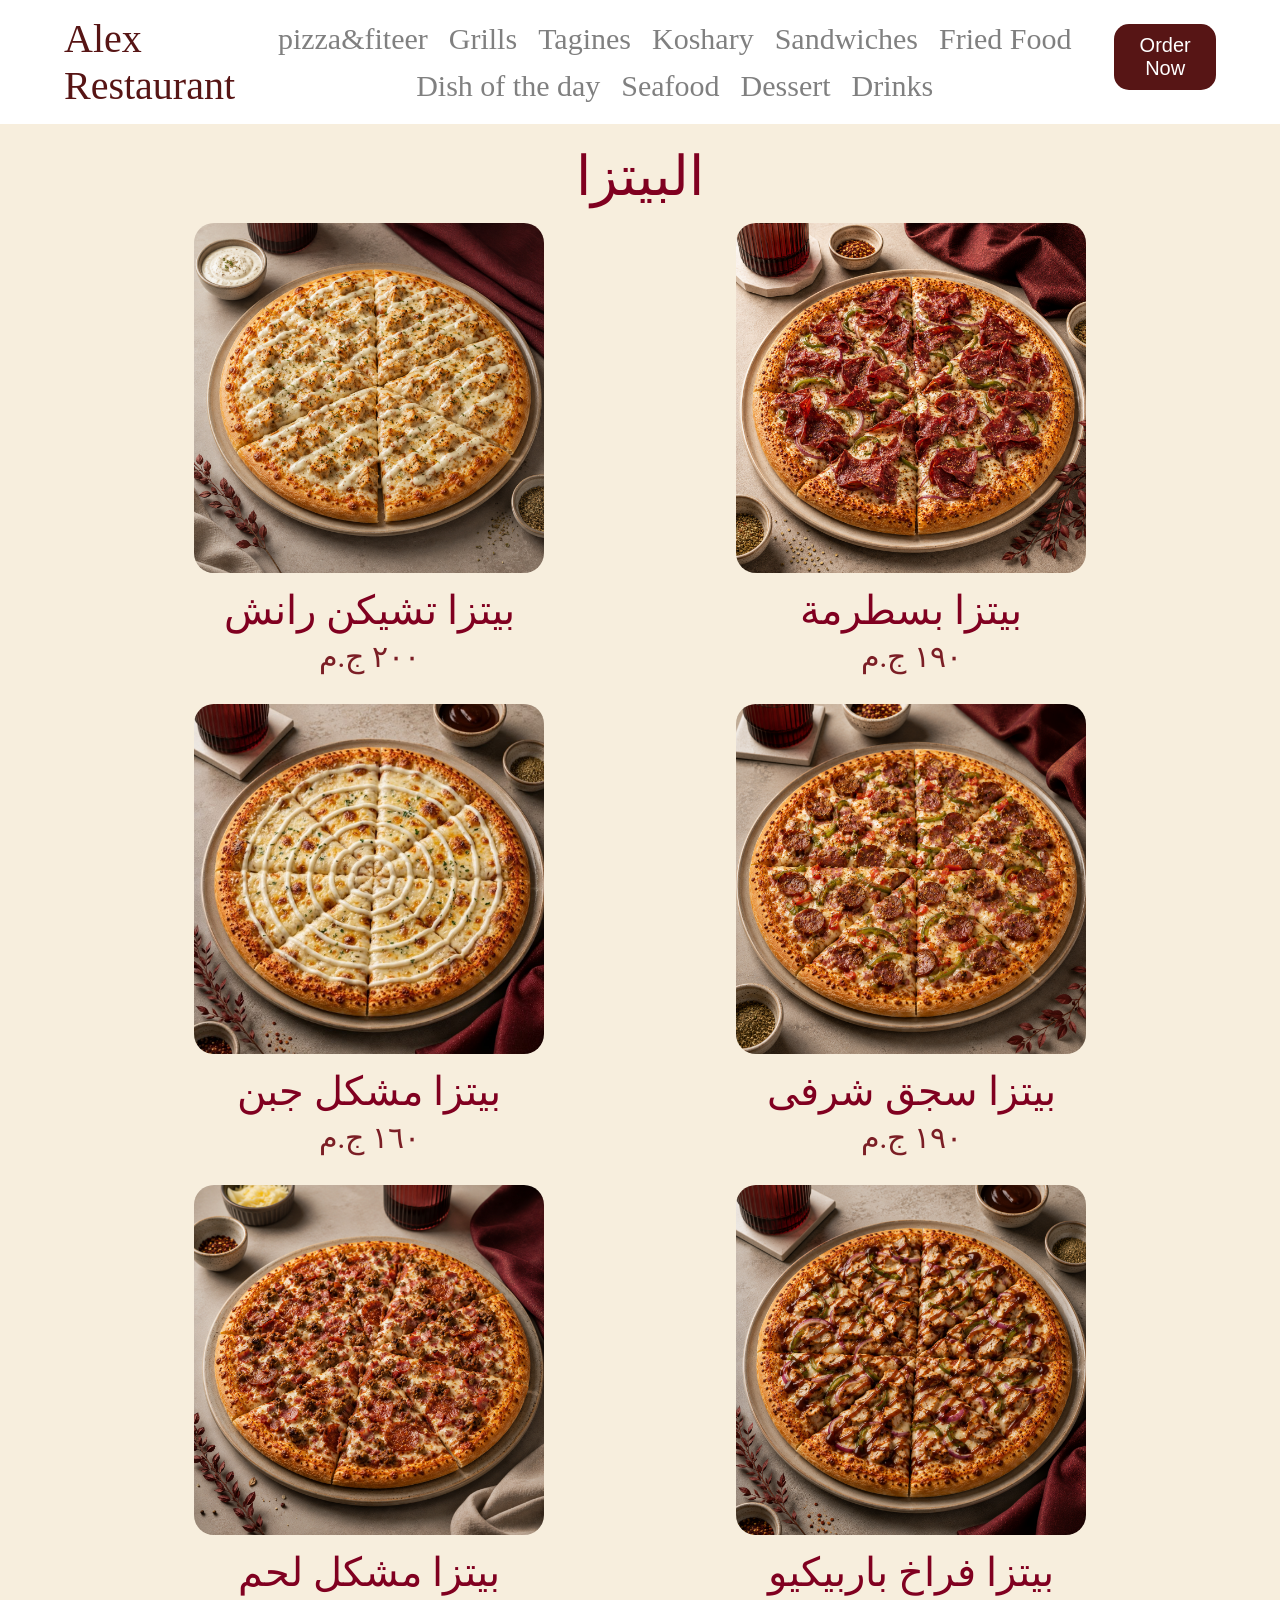
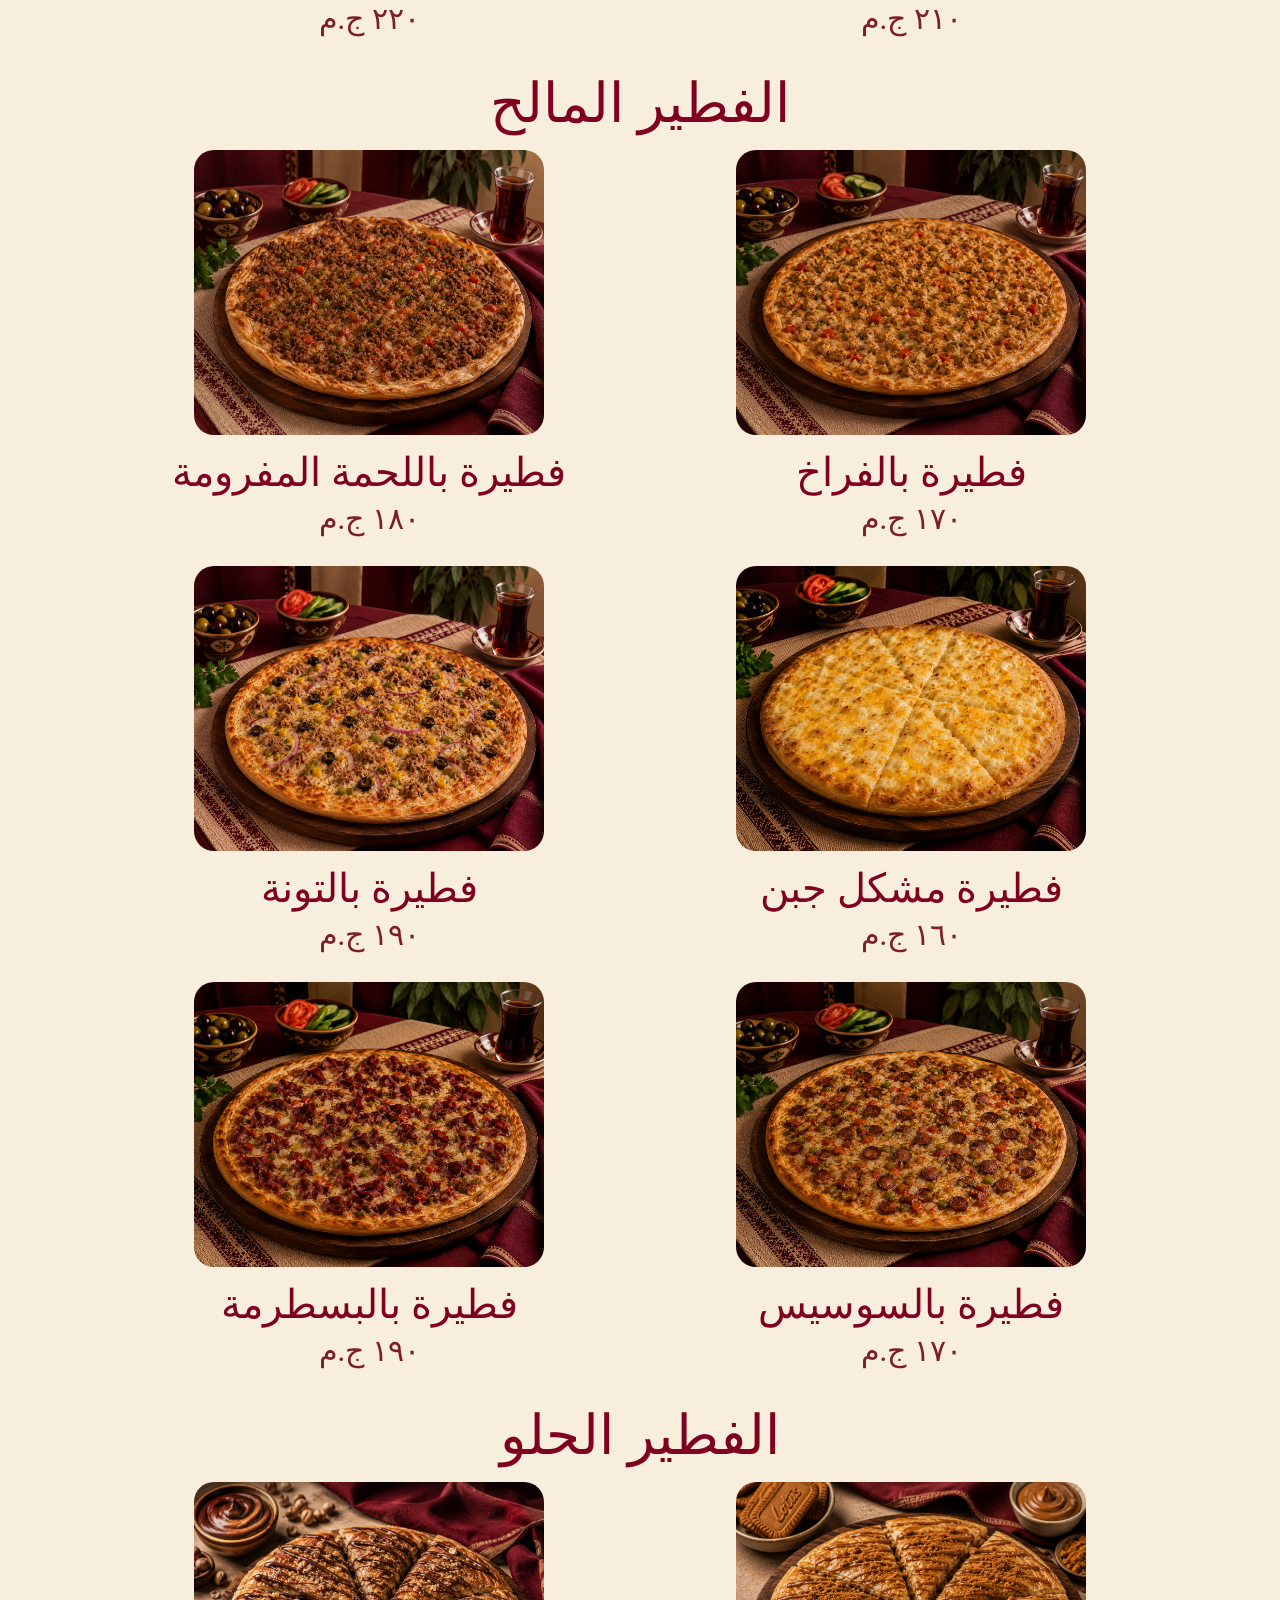
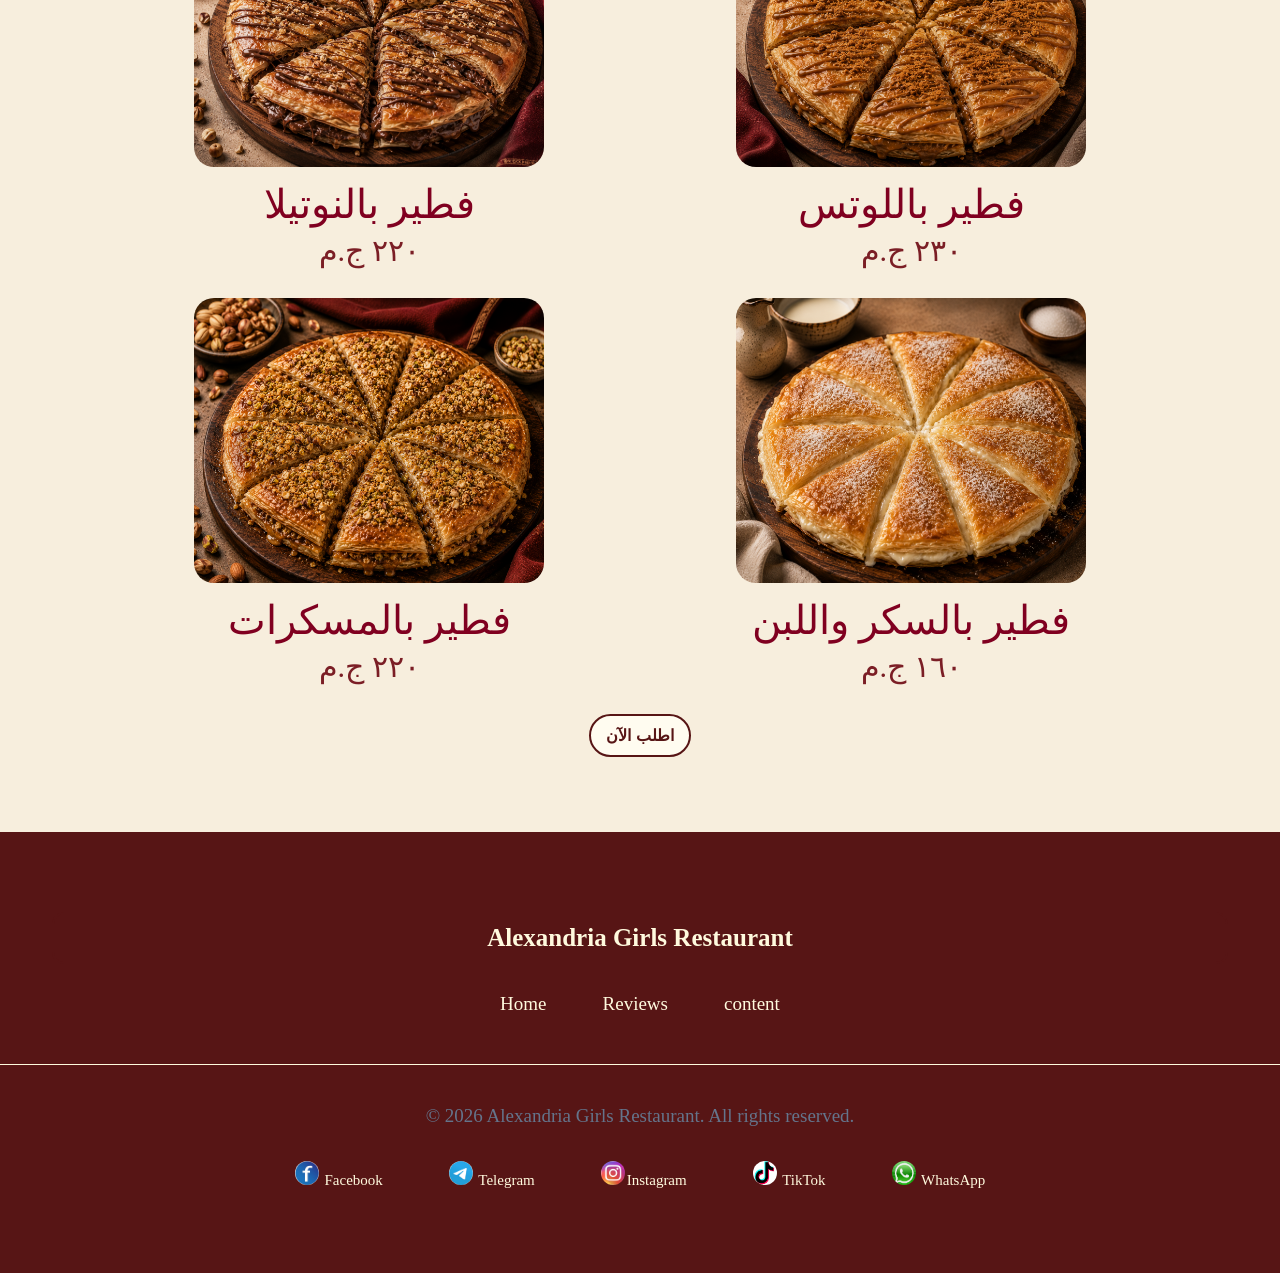
<file: pizza.html>
<!DOCTYPE html>
<html>
<head>
 <title>فطير وبيتزا</title>
 <link rel="stylesheet" href="./style3.css"/>
</head>
<body>
  <header class="container">
  <div class="header-content">
   <h3>Alex Restaurant</h3>
   <nav>
    <a href="pizza.html">pizza&fiteer</a>
    <a href="grilled-dishes.html">Grills</a>
    <a href="egyptian-tagines.html">Tagines</a>
    <a href="koshary.html">Koshary</a>
    <a href="sandwiches.html">Sandwiches</a>
    <a href="fried food.html">Fried Food</a>
<a href="dish of the day.html">Dish of the day</a>
    <a href="seafood.html">Seafood</a>
    <a href="dessert.html">Dessert</a>
    <a href="drinks.html">Drinks</a>
   </nav>
   <button class="primery-button ">Order Now</button>
  </div>
 </header>
 <main>
  <section>
   <div class="card1">
    <h1 class="cards">البيتزا</h1>
    <div>
  <img src="/images/IMG_7778.jpeg" alt="تشيكن رانش" />
   <h4>بيتزا تشيكن رانش</h4>
   <span class="price">٢٠٠ ج.م</span>
   <p class="desc">المكونات:-فراخ مشوية، موتزاريلا، صوص رانش، فلفل أخضر، بصل، توابل</p>
    </div>
        <div>
   <img src="/images/IMG_7888.png" alt="بسطرمة" />
   <h4>بيتزا بسطرمة</h4>
   <span class="price">١٩٠ ج.م</span>
   <p class="desc">المكونات:-عجينة طازجة، صلصة طماطم، جبنة موتزاريلا، بسطرمة، بصل أحمر، فلفل أخضر، وأعشاب وتوابل</p>
  </div>
  <div>
   <img src="/images/IMG_7872.jpeg" alt="مشكل جبن" />
   <h4>بيتزا مشكل جبن</h4>
   <span class="price">١٦٠ ج.م </span>
   <p class="desc">المكونات: صلصة طماطم، موتزاريلا، شيدر، جبنة رومي، جبنة كريمي، وأعشاب وتوابل</p>
  </div>
    <div>
   <img src="/images/IMG7873_.png" alt="سجق" />
   <h4>بيتزا سجق شرفى</h4>
   <span class="price">١٩٠ ج.م </span>
   <p class="desc">المكونات: صلصة طماطم، موتزاريلا، سجق شرقي، فلفل أخضر، بصل أحمر، شطة وأعشاب وتوابل</p>
  </div>
    <div>
   <img src="/images/IMG-7874.png" alt="مشكل لحم" />
   <h4>بيتزا مشكل لحم</h4>
   <span class="price">٢٢٠ ج.م</span>
   <p class="desc">المكونات: صلصة طماطم، موتزاريلا، بيبروني، سجق، لحمة مفرومة، فلفل أخضر، وأعشاب وتوابل</p>
  </div>
    <div>
   <img src="/images/IMG_7875.png" alt="فراخ باربيكيو" />
   <h4>بيتزا فراخ باربيكيو</h4>
   <span class="price">٢١٠ ج.م </span>
   <p class="desc">المكونات: صلصة طماطم، موتزاريلا، فراخ مشوية، صوص باربكيو، بصل أحمر، فلفل أخضر، وأعشاب وتوابل</p>
  </div>
</div>
  </section>
  <section>
   <div class="card1">
    <h1 class="cards">الفطير المالح</h1>
  <div class="pie-card">
   <img src="/images/3982161D-1800-4FC0-9DE6-59CD3FFE6CB2.png" alt="فطير باللحمة " />
   <h4>فطيرة باللحمة المفرومة</h4>
   <span class="price">١٨٠ ج.م</span>
   <p class="desc">المكونات: لحمة مفرومة، بصل، فلفل أخضر، طماطم، بقدونس وتوابل شرقية</p>
   </div>
     <div class="pie-card">
   <img src="/images/E35552B6-1543-47BB-8636-3D0AA0962EE3.png" alt="فطير بالفراخ" />
   <h4>فطيرة بالفراخ</h4>
   <span class="price">١٧٠ ج.م</span>
   <p class="desc">المكونات: صدور دجاج متبلة، قطع طماطم، فلفل رومي، مزيج أجبان (موزاريلا وشيدر)، بهارات شرقية، زيتون
</p>
  </div>
    <div class="pie-card">
   <img src="/images/547715C4-9404-4DF0-985D-B481B254C4E9.png" alt="تونة" />
   <h4>فطيرة بالتونة</h4>
   <span class="price">١٩٠ ج.م</span>
   <p class="desc">الكونات:-تونة، مونزاريلا، ذرة، فلفل ألوان، بصل، زيتون أسود وتوابل خاصة</p>
  </div>
    <div class="pie-card">
   <img src="/images/1EF41BC0-27E8-4265-A143-AF3C963E23BD.png" alt="مشكل أجبان " />
   <h4>فطيرة مشكل جبن</h4>
   <span class="price">١٦٠ ج.م</span>
   <p class="desc">،المكونات:-منزريلا، شيدر، رومي، جبنة كريمي، زيتون أسود وفلفل ألوان</p>
  </div>
    <div class="pie-card">
   <img src="/images/ED55C73F-5232-48C0-B0D8-CBB19C1F52C3.png" alt="بالبسطرمة" />
   <h4>فطيرة بالبسطرمة</h4>
   <span class="price">١٩٠ ج.م</span>
   <p class="desc">المكونات:-بسطرمة، مونزاريلا، فلفل ألوان، بصل، طماطم، زيتون أسود وتوابل شرقية</p>
  </div>
    <div class="pie-card">
   <img src="/images/E0D759D0-77CB-41B2-8F04-1245CC96C338.png" alt="سجق شرقى" />
   <h4>فطيرة بالسوسيس</h4>
   <span class="price">١٧٠ ج.م</span>
   <p class="desc">المكونات:-سوسيس شرقي،منزريلا، فلفل ألوان، بصل، طماطم وتوابل شرقية</p>
  </div>
  </section>
  <section>
   <div class="card1">
    <h1 class="cards">الفطير الحلو</h1>
    <div class="pie-card">
   <img src="/images/6FD6CF15-4A0F-4AEB-BF6D-B7B4FA0AA0CD.png" alt="نوتيلا" />
   <h4>فطير بالنوتيلا</h4>
   <span class="price">٢٢٠ ج.م</span>
   <p class="desc">المكونات:-نونيلا،بندق مجروش</p>
  </div>
      <div class="pie-card">
     <img src="/images/BBE0C8D7-71D8-4666-9878-1B457C7BBA50.png" alt="لوتس" />
     <h4>فطير باللوتس </h4>
     <span class="price">٢٣٠ ج.م</span>
     <p class="desc">المكونات:-صوص لوتس،بسكويت لوتس مجروش</p>
    </div>
        <div class="pie-card">
     <img src="/images/DF85B87B-AA99-487E-9034-90D0D36E4B63.png" alt="مكسرات" />
     <h4>فطير بالمسكرات</h4>
     <span class="price">٢٢٠ ج.م</span>
     <p class="desc">المكونات:-فستق،لوز،بندق،عين الجمل</p>
    </div>
        <div class="pie-card">
     <img src="/images/CA6A7235-9FD3-43DE-AB06-72806C6BE431.png" alt="سكر ولبن " />
     <h4>فطير بالسكر واللبن </h4>
     <span class="price">١٦٠ ج.م</span>
     <p class="desc">المكونات:-سكر، لبن،سمنة</p>
    </div>
    <div class="button-container">
 <button class="order-button">اطلب الآن</button>
</div>

   </div>
  </section>
 </main>
  <footer>
 <div class="footer-content">
  <h2>Alexandria Girls Restaurant</h2>
  <nav>
   <a href="./index.html">Home</a>
   <a href="./index.html">Reviews </a>
   <a href="./index.html">content</a>
  </nav>
 </div>
 <div class="rights">
  <p>©️ 2026 Alexandria Girls Restaurant. All rights reserved. </p>
  <nav>
   <a href="">
    <img src="/images/IMG_7900.jpeg" alt="facebook" />
    Facebook</a>
   
   <a href="">
    <img src="/images/IMG_7901.jpeg" alt="telegram" /> Telegram</a>
   
   <a href="">
    <img src="/images/IMG_7903.jpeg" alt="Instagram" />Instagram </a>
   
   <a href="">
    <img src="/images/IMG_7904.jpeg" alt="TikTok" />
    TikTok</a>
   
   <a href="">
    <img src="/images/IMG_7905.jpeg" /> WhatsApp </a>
  </nav>
 </div>
</footer>

</body>
</html>
</file>
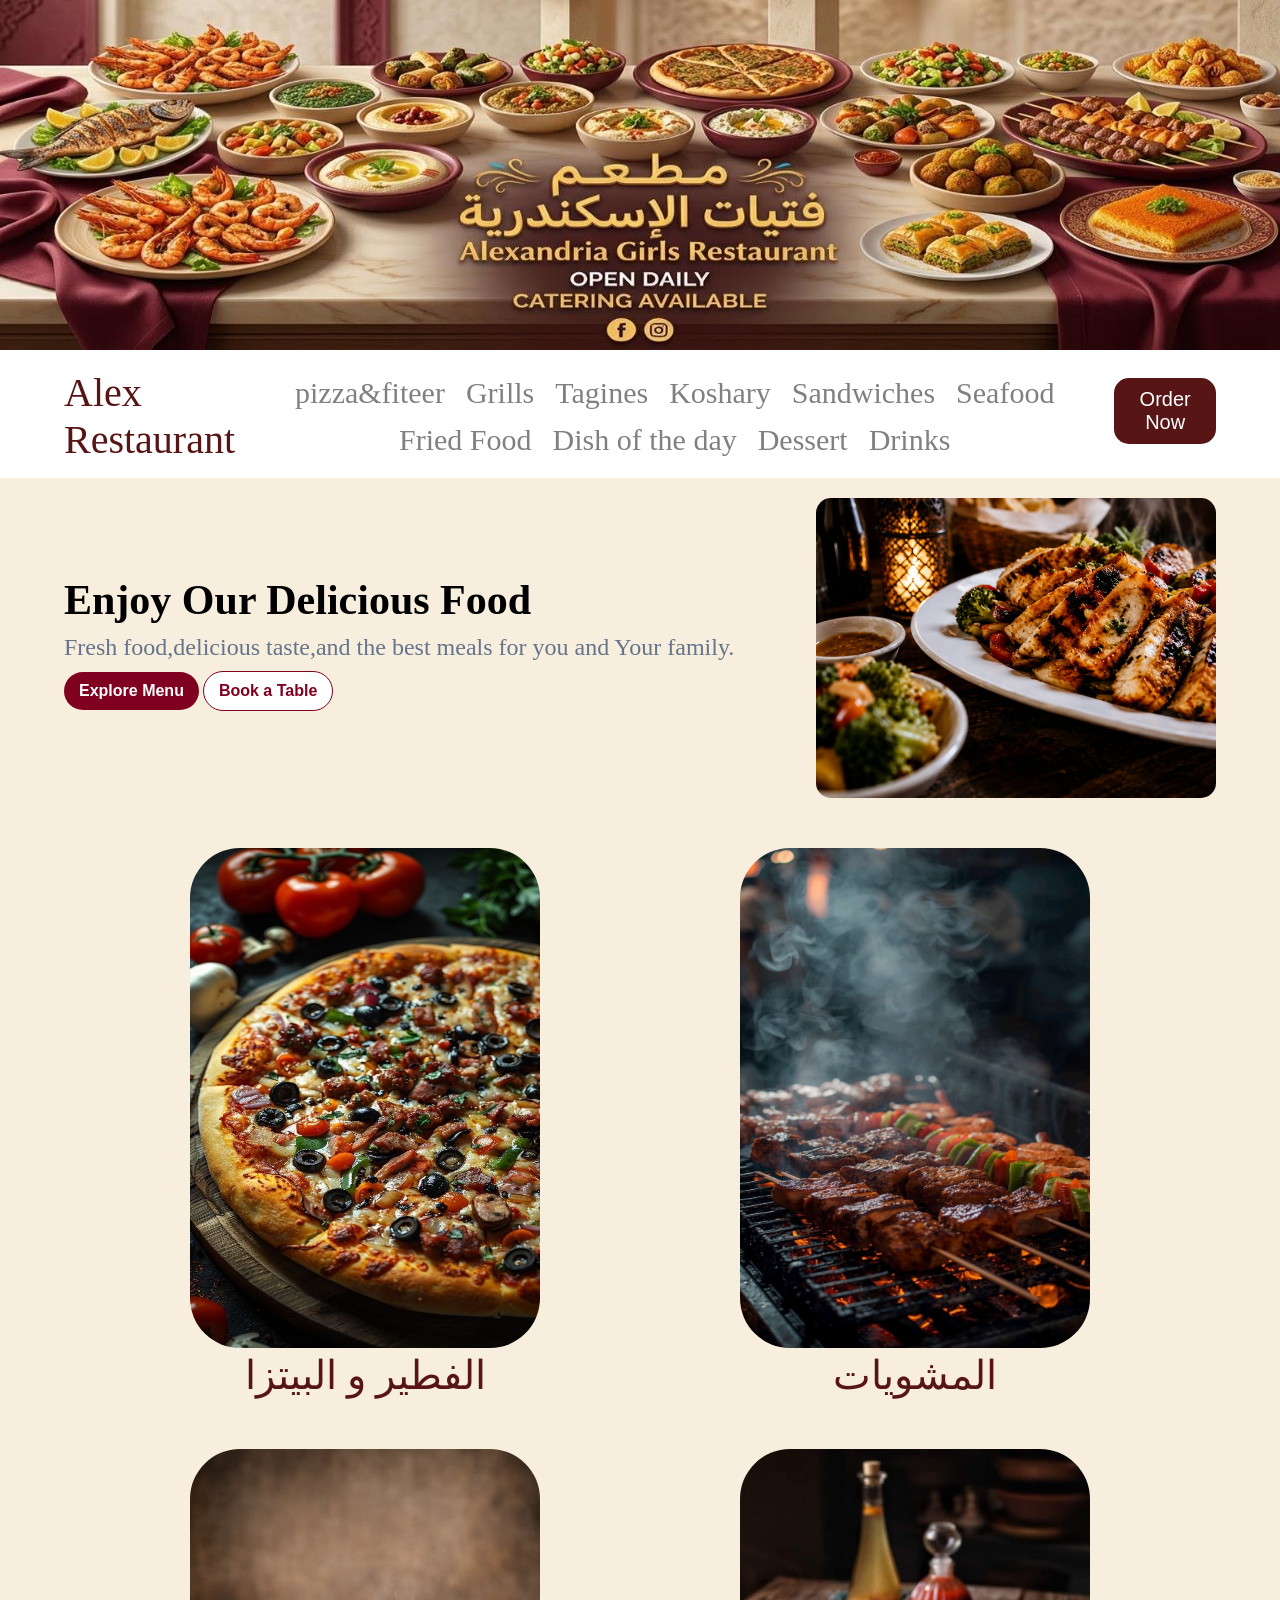
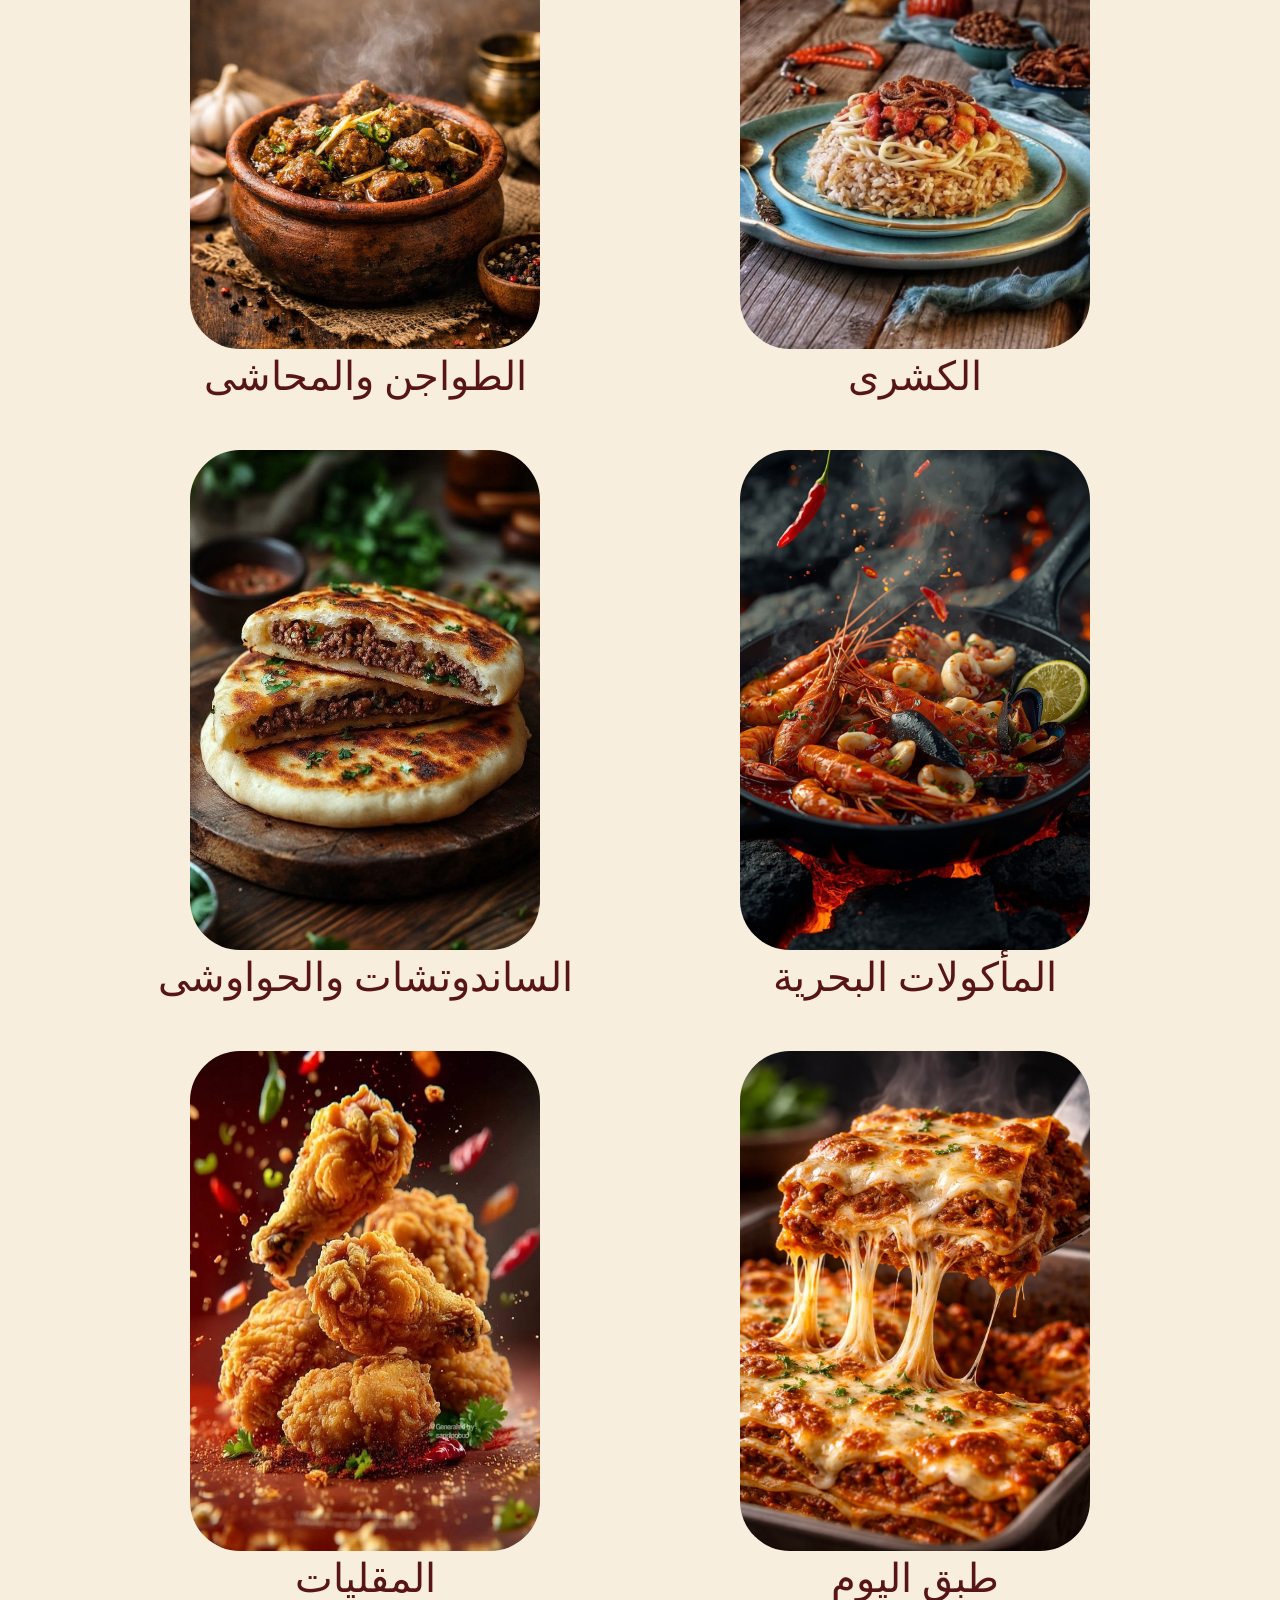
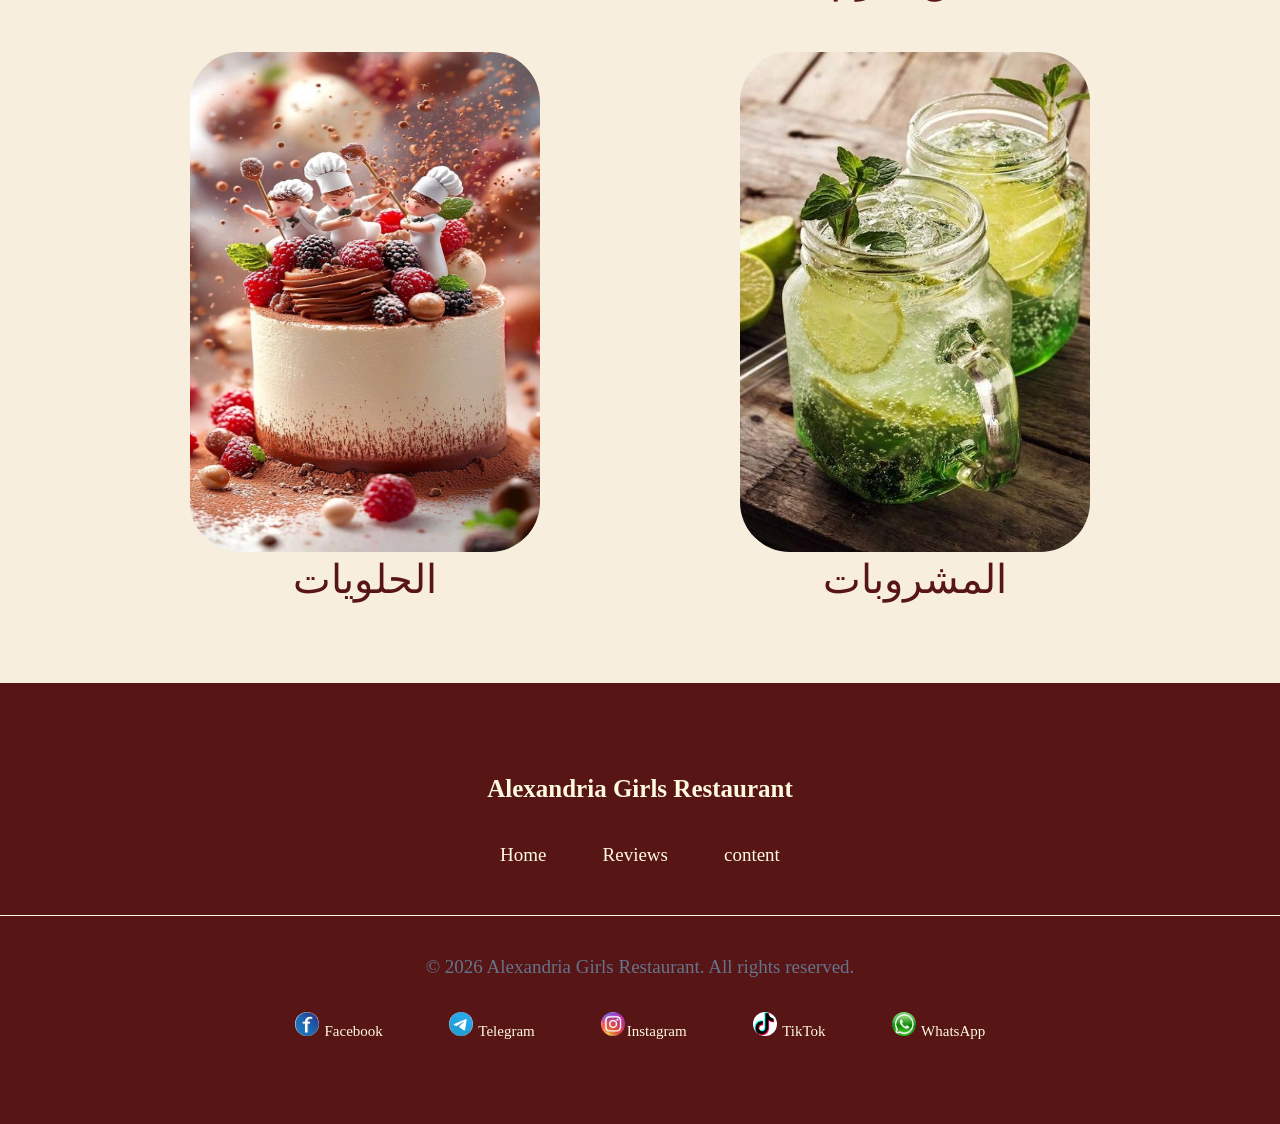
<file: project.html>
<!DOCTYPE html>
<html>
<head>
 <title>broject</title>
  <link rel="stylesheet" href="./style3.css"/>
</head>
<body>
 <div class="banner">
  <img src="/images/8507859d-ff59-41e4-a936-0bd558e4f888.jpeg"alt="البانر"/>
 </div>
 <header class="container">
 <div class="header-content">
<h3>Alex Restaurant</h3>
 <nav>
<a href="pizza.html">pizza&fiteer</a>
<a href="Grilled-dishes.html">Grills</a>
<a href="Egyptian-Tagines.html">Tagines</a>
<a href="Koshary.html">Koshary</a>
<a href="Sandwiches.html">Sandwiches</a>
<a href="Seafood.html">Seafood</a>
<a href="Fried Food.html">Fried Food</a>
<a href="Dish of the day.html">Dish of the day</a>
<a href="Dessert.html">Dessert</a>
<a href="Drinks.html">Drinks</a>
 </nav>
 <button class ="primery-button ">Order Now</button>
</div>
 </header>
 <main>
 <section class="hero">
 <div class="hero-content">
 <h1>Enjoy Our Delicious Food</h1>
 <p>Fresh food,delicious taste,and the best meals for you and Your family. </p>
<div class="hero-buttons">
<button class="Explore-button">Explore Menu</button>
<button class="Book-button">Book a Table</button>
</div>
 </div>
  <img src="/images/c0a7ea96-15f0-4f76-bb82-4ff156b433a0.jpeg">
</section>

 <div class="menu-container">
 <a href="pizza.html">
 <img src="/images/IMG_7682.jpeg" 
 alt="pizza"/>
 <h3 >الفطير و البيتزا</h3>
 </a>
  <a href="Grilled-dishes.html">
  <img src="/images/IMG_7684.jpeg"
  alt="مشويات"/>
  <h3>المشويات</h3>
 </a>
  <a href="Egyptian-Tagines.html">
  <img src="/images/IMG_7685.jpeg"
  alt="طواجن"/>
  <h3>الطواجن والمحاشى</h3>
 </a>
  <a href="Koshary.html">
  <img src="/images/IMG_7690.jpeg" alt="كشرى"/>
  <h3>الكشرى</h3>
 </a>
   <a href="Sandwiches.html">
   <img src="/images/IMG_7691.jpeg" alt="حواوشى"/>
<h3>الساندوتشات والحواوشى</h3>
  </a>
   <a href="Seafood.html">
   <img src="/images/IMG_7707.jpeg" alt="fish"/>
   <h3>المأكولات البحرية</h3>
  </a>
   <a href="Fried Food.html">
   <img src="/images/IMG_7718.jpeg" alt="مقليات"/>
   <h3>المقليات</h3>
  </a>
    <a href="Dish of the day.html">
   <img src="/images/IMG_7734.jpeg" alt="مختلف" />
   <h3>طبق اليوم </h3>
  </a>
   <a href="Dessert.html">
   <img src="/images/IMG_7721.jpeg" alt="كيك"/>
   <h3>الحلويات</h3>
  </a>
     <a href="Drinks.html">
    <img src="/images/IMG_7729.jpeg" alt="juice" />
    <h3>المشروبات</h3>
   </a>
 </div>
 </main>
 
  <footer>
 <div class="footer-content">
  <h2>Alexandria Girls Restaurant</h2>
  <nav>
   <a href="./broject.html">Home</a>
   <a href="">Reviews </a>
   <a href="">content</a>
  </nav>
 </div>
 <div class="rights">
  <p>©️ 2026 Alexandria Girls Restaurant. All rights reserved. </p>
  <nav>
   <a href="">
    <img src="/images/IMG_7900.jpeg" alt="facebook" />
    Facebook</a>
   
   <a href="">
    <img src="/images/IMG_7901.jpeg" alt="telegram" /> Telegram</a>
   
   <a href="">
    <img src="/images/IMG_7903.jpeg" alt="Instagram" />Instagram </a>
   
   <a href="">
    <img src="/images/IMG_7904.jpeg" alt="TikTok" />
    TikTok</a>
   
   <a href="">
    <img src="/images/IMG_7905.jpeg" /> WhatsApp </a>
  </nav>
 </div>
</footer>

</body>
</html>
</file>
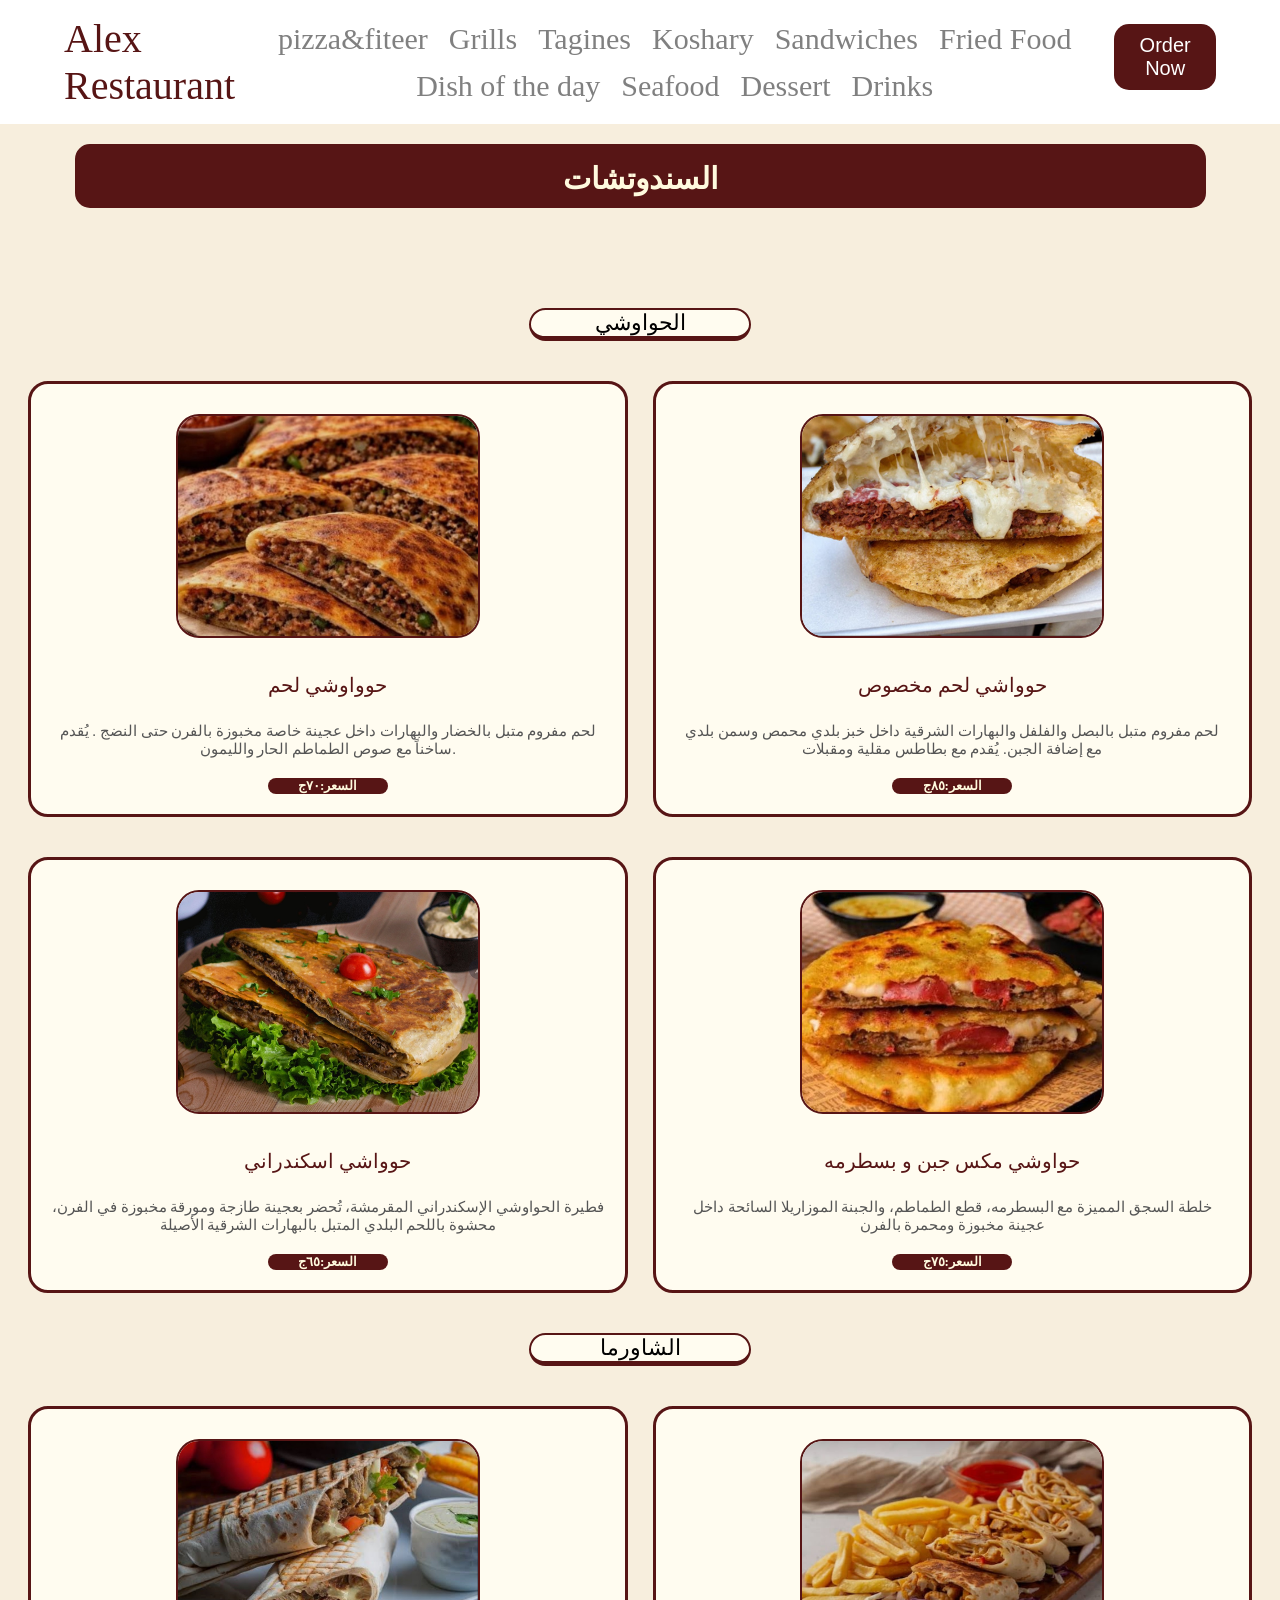
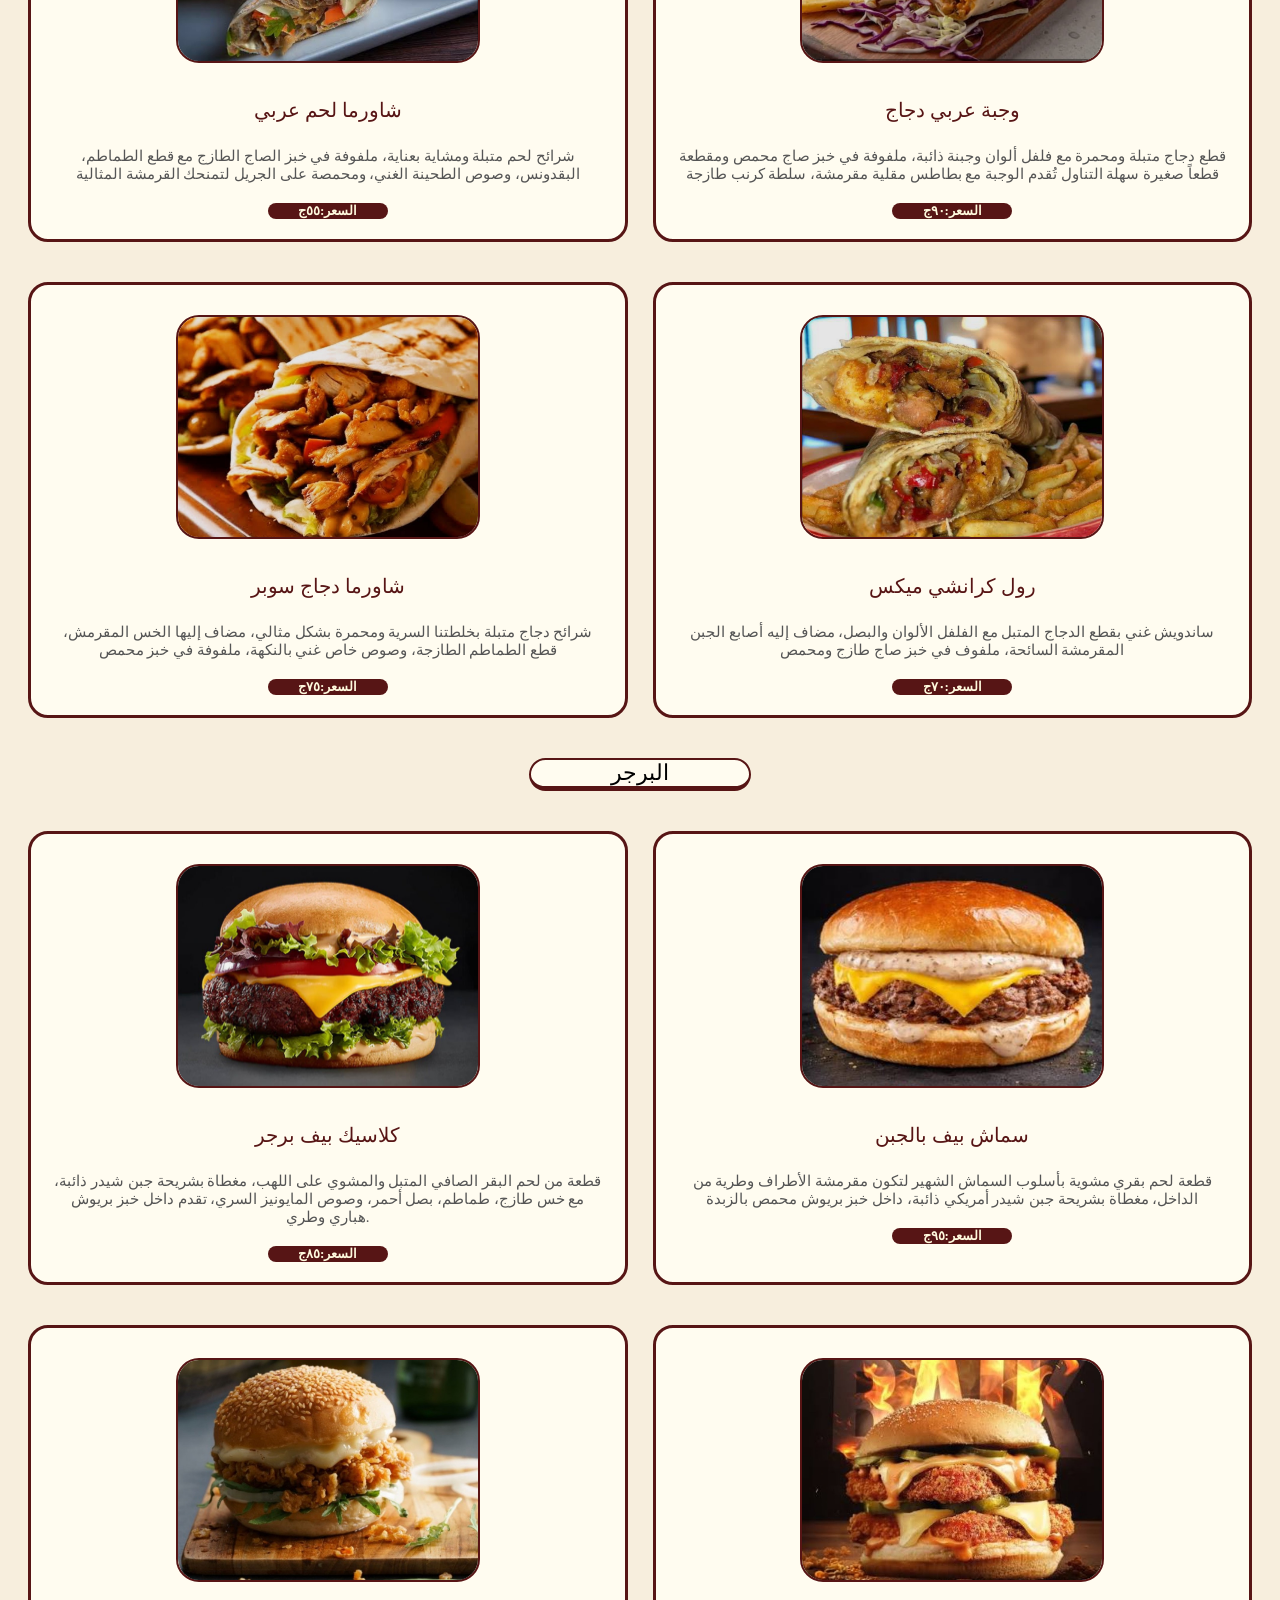
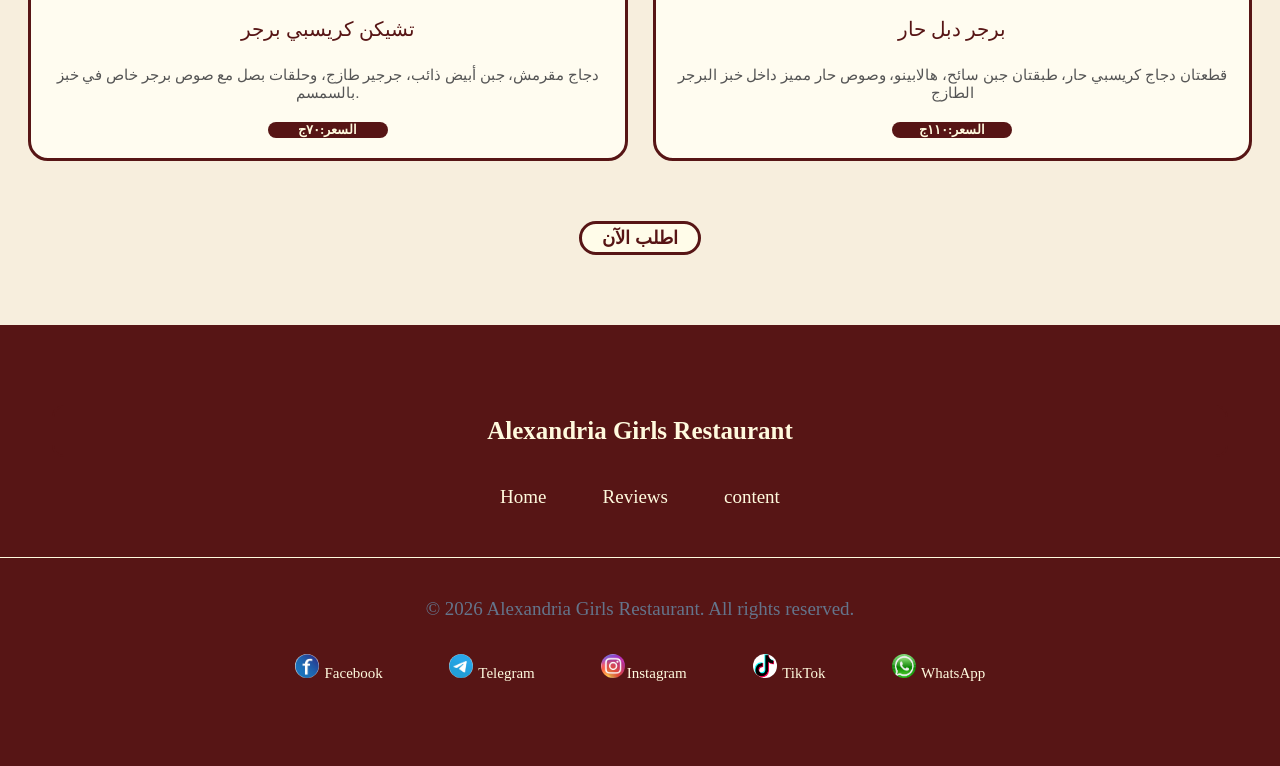
<file: sandwiches.html>
<html>
<head>
 <title>ساندويتشات </title>
 <link rel="stylesheet" href="./style3.css"/>
</head>
<body>
   <header class="container">
   <div class="header-content">
    <h3>Alex Restaurant</h3>
    <nav>
     <a href="pizza.html">pizza&fiteer</a>
     <a href="grilled-dishes.html">Grills</a>
     <a href="egyptian-tagines.html">Tagines</a>
     <a href="koshary.html">Koshary</a>
     <a href="sandwiches.html">Sandwiches</a>
     <a href="fried food.html">Fried Food</a>
<a href="dish of the day.html">Dish of the day</a>
     <a href="seafood.html">Seafood</a>
     <a href="dessert.html">Dessert</a>
     <a href="drinks.html">Drinks</a>
    </nav>
    <button class="primery-button "> Order Now</button>
   </div>
  </header>
 <main>
 <section class="Sandwiches">
  <h2>السندوتشات</h2>
  
  <div class="meat">
   <center>
    <h4>الحواوشي </h4>
   </center>
  </div>
  <div class="meat-Sandwiches">
   
   <div class="ms">
    <img src="/images/IMG_7888.jpeg" alt="حوواوشي لحم" />
    <h3>حوواوشي لحم</h3>
    <p> لحم مفروم متبل بالخضار والبهارات داخل عجينة خاصة مخبوزة بالفرن حتى النضج . يُقدم ساخناً مع صوص الطماطم الحار والليمون.</p>
    <h5>السعر:٧٠ج</h5>
   </div>
   
   <div class="ms">
    <img src="/images/IMG_7890.jpeg" alt="حوواشي لحم" />
    <h3>حوواشي لحم مخصوص </h3>
    <p>لحم مفروم متبل بالبصل والفلفل والبهارات الشرقية داخل خبز بلدي محمص وسمن بلدي مع إضافة الجبن. يُقدم مع بطاطس مقلية ومقبلات</p>
    <h5>السعر:٨٥ج</h5>
   </div>
   
  </div>
  
  
  <div class="meat-Sandwiches">
   
   <div class="ms">
    <img src="/images/IMG_7891.jpeg" alt="حوواشي لحم اسكندراني" />
    <h3>حوواشي اسكندراني </h3>
    <p>فطيرة الحواوشي الإسكندراني المقرمشة، تُحضر بعجينة طازجة ومورقة مخبوزة في الفرن، محشوة باللحم البلدي المتبل بالبهارات الشرقية الأصيلة</p>
    <h5>السعر:٦٥ج</h5>
   </div>
   
   <div class="ms">
    <img src="/images/IMG_7889.jpeg" alt="" />
    <h3>حواوشي مكس جبن و بسطرمه</h3>
    <p>خلطة السجق المميزة مع البسطرمه، قطع الطماطم، والجبنة الموزاريلا السائحة داخل عجينة مخبوزة ومحمرة بالفرن</p>
    <h5>السعر:٧٥ج</h5>
   </div>
   
  </div>
  <center>
   <h4>الشاورما </h4>
  </center>
  <div class="meat-Sandwiches">
   
   <div class="ms">
    <img src="/images/IMG_7894.jpeg" alt="شاورما لحم" />
    <h3>شاورما لحم عربي </h3>
    <p>شرائح لحم متبلة ومشاية بعناية، ملفوفة في خبز الصاج الطازج مع قطع الطماطم، البقدونس، وصوص الطحينة الغني، ومحمصة على الجريل لتمنحك القرمشة المثالية</p>
    <h5>السعر:٥٥ج</h5>
   </div>
   
   <div class="ms">
    <img src="/images/IMG_7895.jpeg" alt="شاورما دجاج" />
    <h3>وجبة عربي دجاج</h3>
    <p>قطع دجاج متبلة ومحمرة مع فلفل ألوان وجبنة ذائبة، ملفوفة في خبز صاج محمص ومقطعة قطعاً صغيرة سهلة التناول تُقدم الوجبة مع بطاطس مقلية مقرمشة، سلطة كرنب طازجة</p>
    <h5>السعر:٩٠ج</h5>
   </div>
   
   
  </div>
  
  <div class="meat-Sandwiches">
   
   <div class="ms">
    <img src="/images/IMG_7899.jpeg" alt="دجاج سوبر" />
    <h3> شاورما دجاج سوبر</h3>
    <p>شرائح دجاج متبلة بخلطتنا السرية ومحمرة بشكل مثالي، مضاف إليها الخس المقرمش، قطع الطماطم الطازجة، وصوص خاص غني بالنكهة، ملفوفة في خبز محمص</p>
    <h5>السعر:٧٥ج</h5>
   </div>
   
   <div class="ms">
    <img src="/images/IMG_7897.jpeg" alt="شاورما مقرمش" />
    <h3>رول كرانشي ميكس</h3>
    <p>ساندويش غني بقطع الدجاج المتبل مع الفلفل الألوان والبصل، مضاف إليه أصابع الجبن المقرمشة السائحة، ملفوف في خبز صاج طازج ومحمص</p>
    <h5>السعر:٧٠ج</h5>
   </div>
   
  </div>
  <center>
   <h4>البرجر</h4>
  </center>
  
  <div class="meat-Sandwiches">
   
   <div class="ms">
    <img src="/images/IMG_7898.jpeg" alt="برجر بيف" />
    <h3> كلاسيك بيف برجر </h3>
    <p>قطعة من لحم البقر الصافي المتبل والمشوي على اللهب، مغطاة بشريحة جبن شيدر ذائبة، مع خس طازج، طماطم، بصل أحمر، وصوص المايونيز السري، تقدم داخل خبز بريوش هباري وطري.</p>
    <h5>السعر:٨٥ج</h5>
   </div>
   
   <div class="ms">
    <img src="/images/IMG_7892.jpeg" alt="برجر سماش " />
    <h3>سماش بيف بالجبن </h3>
    <p>قطعة لحم بقري مشوية بأسلوب السماش الشهير لتكون مقرمشة الأطراف وطرية من الداخل، مغطاة بشريحة جبن شيدر أمريكي ذائبة، داخل خبز بريوش محمص بالزبدة </p>
    <h5>السعر:٩٥ج</h5>
   </div>
   
  </div>
  
  <div class="meat-Sandwiches">
   
   <div class="ms">
    <img src="/images/IMG_7893.jpeg" alt="كريسبي برجر " />
    <h3> تشيكن كريسبي برجر</h3>
    <p> دجاج مقرمش، جبن أبيض ذائب، جرجير طازج، وحلقات بصل مع صوص برجر خاص في خبز بالسمسم.</p>
    <h5>السعر:٧٠ج</h5>
   </div>
   
   <div class="ms">
    <img src="/images/IMG_7896.jpeg" alt=" دبل برجر " />
    <h3> برجر دبل حار </h3>
    <p>قطعتان دجاج كريسبي حار، طبقتان جبن سائح، هالابينو، وصوص حار مميز داخل خبز البرجر الطازج </p>
    <h5>السعر:١١٠ج</h5>
   </div>
   
  </div>
  <center>
   <button>اطلب الآن</button>
  </center>
 </section>
</main>
  <footer>
 <div class="footer-content">
  <h2>Alexandria Girls Restaurant</h2>
  <nav>
   <a href="./index.html">Home</a>
   <a href="./index.html">Reviews </a>
   <a href="./index.html">content</a>
  </nav>
 </div>
 <div class="rights">
  <p>©️ 2026 Alexandria Girls Restaurant. All rights reserved. </p>
  <nav>
   <a href="">
    <img src="/images/IMG_7900.jpeg" alt="facebook" />
    Facebook</a>
   
   <a href="">
    <img src="/images/IMG_7901.jpeg" alt="telegram" /> Telegram</a>
   
   <a href="">
    <img src="/images/IMG_7903.jpeg" alt="Instagram" />Instagram </a>
   
   <a href="">
    <img src="/images/IMG_7904.jpeg" alt="TikTok" />
    TikTok</a>
   
   <a href="">
    <img src="/images/IMG_7905.jpeg" /> WhatsApp </a>
  </nav>
 </div>
</footer>

</body>

</html>
</file>
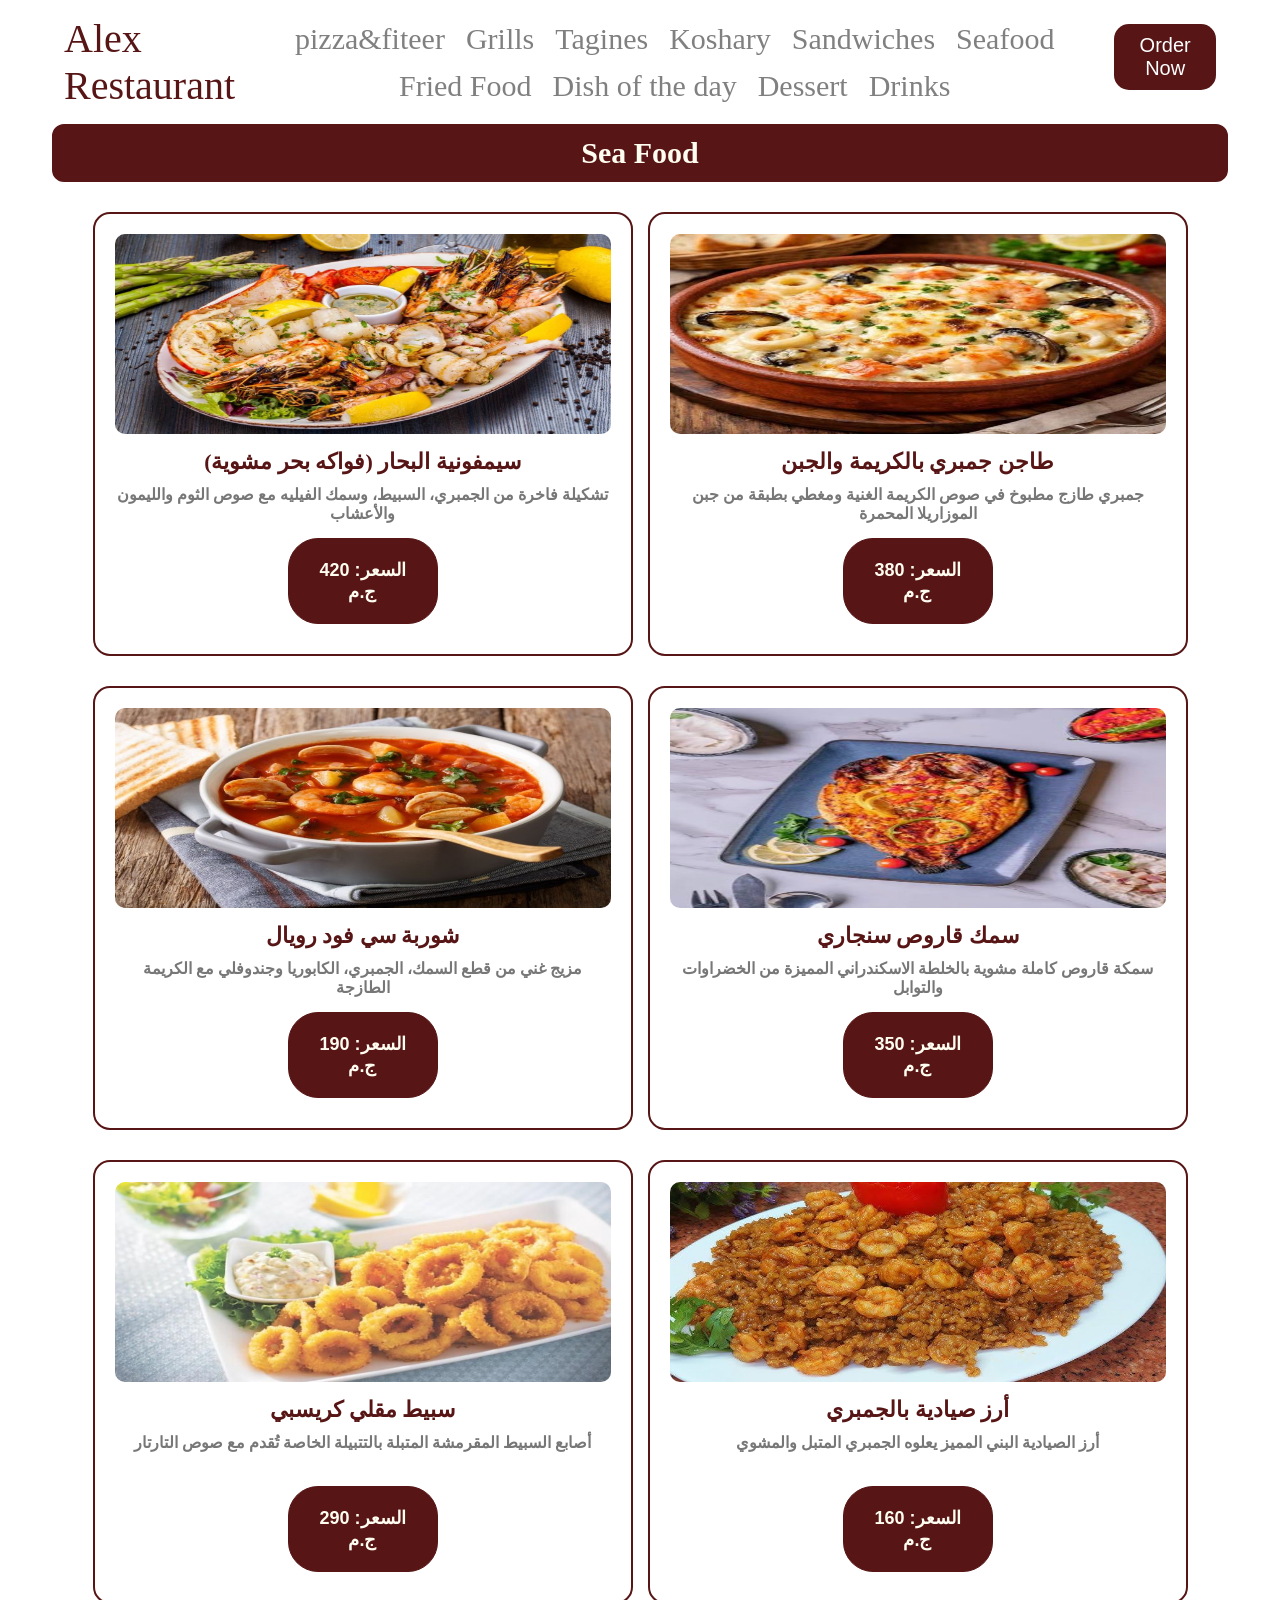
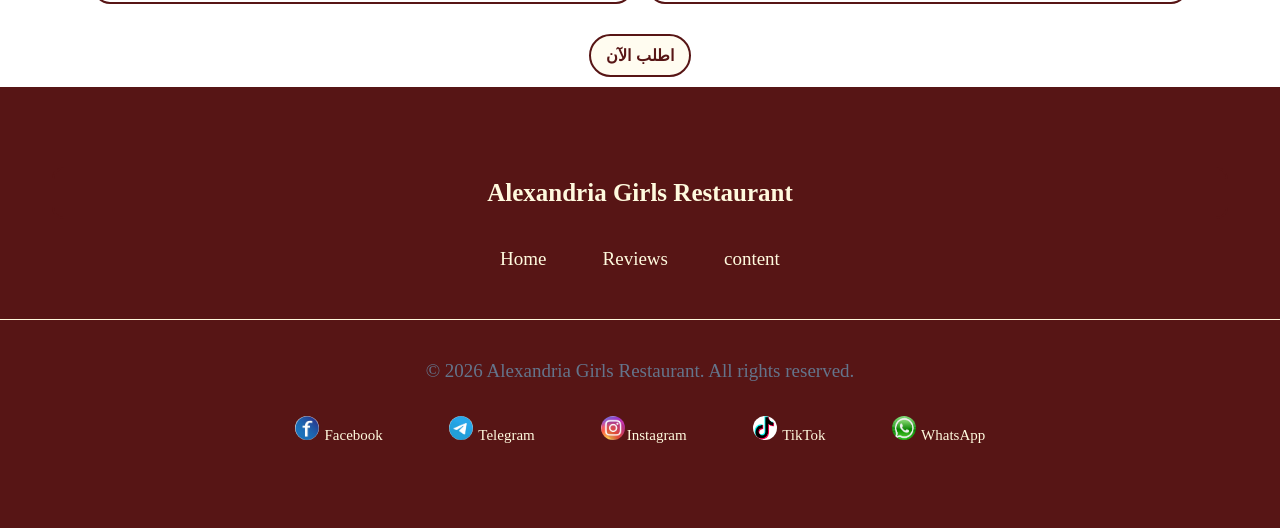
<file: seafood.html>
<!DOCTYPE html>
<html>

<head>
  <title> Sea Food</title>
  <link rel="stylesheet" href="./style3.css"/>
<body>
  <header class="container">
 <div class="header-content">
  <h3>Alex Restaurant</h3>
  <nav>
   <a href="pizza.html">pizza&fiteer</a>
   <a href="grilled-dishes.html">Grills</a>
   <a href="egyptian-tagines.html">Tagines</a>
   <a href="koshary.html">Koshary</a>
   <a href="sandwiches.html">Sandwiches</a>
   <a href="seafood.html">Seafood</a>
   <a href="fried food.html">Fried Food</a>
   <a href="dish of the day.html">Dish of the day</a>
   <a href="dessert.html">Dessert</a>
   <a href="drinks.html">Drinks</a>
  </nav>
  <button class="primery-button ">Order Now</button>
 </div>
</header>
  <h2>Sea Food</h2>
 <div class="div1 ">
  <div class="card">
   <img src="/images/3fd8cf66-09bc-4418-b6db-c24d015a6589.jpeg" alt="food" />
   <h4>سيمفونية البحار (فواكه بحر مشوية)</h4>
   <p>تشكيلة فاخرة من الجمبري، السبيط، وسمك الفيليه مع صوص الثوم والليمون والأعشاب</p>
   <button class="b1">السعر: 420 ج.م</button>
  </div>
  
  <div class="card">
   <img src="/images/fbcf7a91-922d-44b2-8129-f0b343d4f732.jpeg" alt="food" />
   <h4>طاجن جمبري بالكريمة والجبن</h4>
   <p>جمبري طازج مطبوخ في صوص الكريمة الغنية ومغطي بطبقة من جبن الموزاريلا المحمرة</p>
   <button class="b1">السعر: 380 ج.م</button>
  </div>
 </div>
 
 <div class="div2 ">
  <div class="card">
   <img src="/images/fd3128b8-ae69-49ba-add3-5e1d88661573.jpeg" alt="food" />
   <h4>شوربة سي فود رويال </h4>
   <p>مزيج غني من قطع السمك، الجمبري، الكابوريا وجندوفلي مع الكريمة الطازجة</p>
   <button class="b1">السعر: 190 ج.م</button>
  </div>
  
  <div class="card">
   <img src="/images/877c0085-7bfa-466e-86a8-86d45ffd7bed.jpeg" alt="food" />
   <h4>سمك قاروص سنجاري</h4>
   <p>سمكة قاروص كاملة مشوية بالخلطة الاسكندراني المميزة من الخضراوات والتوابل</p>
   <button class="b1">السعر: 350 ج.م</button>
  </div>
 </div>
 
 <div class="div3 ">
  <div class="card">
   <img src="/images/d15c5caf-21c9-49d8-bc21-f269afa484f5.jpeg" alt="food" />
   <h4>سبيط مقلي كريسبي</h4>
   <p>أصابع السبيط المقرمشة المتبلة بالتتبيلة الخاصة تُقدم مع صوص التارتار</p>
   <button class="b1">السعر: 290 ج.م</button>
  </div>
  
  <div class="card">
   <img src="/images/5a2fc66b-5240-4ad3-ae10-91dd94383d56.jpeg" alt="food" />
   <h4> أرز صيادية بالجمبري</h4>
   <p>أرز الصيادية البني المميز يعلوه الجمبري المتبل والمشوي</p>
   <button class="b1">السعر: 160 ج.م</button>
  </div>
 </div>
 <center>
  <button type="button">اطلب الآن</button>
 </center>
</main>
 
    <footer>
 <div class="footer-content">
  <h2>Alexandria Girls Restaurant</h2>
  <nav>
   <a href="./index.html">Home</a>
   <a href="./index.html">Reviews </a>
   <a href="./index.html">content</a>
  </nav>
 </div>
 <div class="rights">
  <p>©️ 2026 Alexandria Girls Restaurant. All rights reserved. </p>
  <nav>
   <a href="">
    <img src="/images/IMG_7900.jpeg" alt="facebook" />
    Facebook</a>
   
   <a href="">
    <img src="/images/IMG_7901.jpeg" alt="telegram" /> Telegram</a>
   
   <a href="">
    <img src="/images/IMG_7903.jpeg" alt="Instagram" />Instagram </a>
   
   <a href="">
    <img src="/images/IMG_7904.jpeg" alt="TikTok" />
    TikTok</a>
   
   <a href="">
    <img src="/images/IMG_7905.jpeg" /> WhatsApp </a>
  </nav>
 </div>
</footer>

</body>

</html>
</file>
<file: style3.css>
*{
  margin:0;
  padding:0;
}
body
{
  margin:0;
  padding:0;
}
.banner{
  width:100%;
  margin:0;
  padding:0;
}
.banner img{
  width:100%;
  height:350px;
}
main{
  background-color:#f7eedd;
  padding-bottom:50px;
}
nav a
    {
    color:gray ;
   font-size:30px ;
   font-weight:400;
   text-decoration: none ;
   padding:4px 8px;
  }
  nav a:hover{
    color:#6a1b29;
    background-color:#fdfaf5;
  }
  nav{
    display:flex;
    justify-content: center;
    align-items: center;
    flex-wrap: wrap;
    gap:5px;
  }
.header-content 
{
  display:flex ;
  justify-content: space-between ;
  align-items: center ;
  padding:15px 0;
  gap:10px;
  width:90%;
  margin:0 auto;
} 
h3
{
  color:#571515;
  font-size :40px;
  font-weight:500 ;
  margin:0;
}
.primery-button 
{
  background-color:#571515 ;
  color: white ;
  font-size:20px;
  font-weight:400 ;
  border-radius:15px;
  cursor:pointer;
  border: none;
  padding:10px 20px;
  cursor: pointer;
} 
.container
{
padding:0;
margin:0;
width:100%;
}
.class-box
{
 font-size:20px;
 font-weight:600;
 display:flex ;
 justify-content: center;
 gap:30px;
 text-transform: uppercase;
 align-items: center;
}
.menu-list {
  padding: 30px 0;
  text-align: center;
}

.menu-list h2 {
  color: #ffffff;
  font-size: 30px;
  margin-bottom: 20px;
}

.hero-content1 
{
  Color: gray;
  font-size:30px;
  font-weight:500;
 text-align: center;
}
.hero{
display:flex;
align-items: center;
justify-content: space-between;
gap:10px;
width:90%;
margin:0;
padding:20px 5%;

}
.hero-content{
display:flex;
gap:10px;
flex-direction: column;
flex:1;
padding-right: auto;
}
.hero-content h1{
  font-size:42px;
  margin:0;
}
.hero img{
  width:400px;
  height:300px;
  border-radius:15px;
}
p{
color: #64748b;
font-size: 24px;
font-weight: 400;
}
button{
font-size: 18px;
font-weight: 600;
border-radius: 6px;
cursor: pointer;
padding: 10px 16px;
gap: 10px;
}
.Explore-button{
color: #fff;
background-color: #800020;
border: none;
}
.Book-button{
color:#800020;
background-color:#fff;
border: 1px solid #800020;
}

.menu-container{
 display: flex;
 justify-content: center;
 align-items: center;
 flex-wrap: wrap;
gap:50px;
background-color:#f7eedd;
padding:30px 15px;
}
a{
 text-decoration:none;
 text-align: center;
 
}
.menu-container a{
  width:40%;
  
}

a img{
 width:350px;
 height:500px;
 border-radius:50px;
}
.cards {
  width: 100%;
  font-size:55px;
  font-weight:400;
  text-align: center;
  color: #800020;
  padding-top: 20px;
}

.card1{
 display: flex;
 justify-content: center;
 align-items: center;
 flex-wrap: wrap;
}

.card1 div{
 width: 40%;
 margin: 15px;
 text-align: center;
 
}

.card1 img{
width:350px;
height:350px;
 border-radius: 20px;
}
.card1 div .desc {
 font-size:25px;
 font-weight:200;
 color: #4A4A4A;
 margin-top:5px;
 text-align: center;
 display: none;
  
}
.pie-card {
  width:40%;
  margin:15px;
  text-align: center;
}
.pie-card img {
  width:350px;
  height:285px;
  border-radius:20px;
}

.card1 div:hover .desc {
 display:flex;
}
.card1 div h4{
 margin-top: 10px;
margin-right: 0px;
margin-bottom: 5px;
margin-left: 0px;
font-size: 40px;
font-weight:400;
color:#800020;
text-align: center;
}

.card1 div .price {
 text-align: center;
 font-size:30px;
 font-weight:300;
}
.Sandwiches{
  margin:0;
  padding:20px 25px 10px 25px;
}
.Sandwiches h2{
  text-align: center;
  background-color: #571515;
  color:#FFFADE;
  font-size:30px;
  border-radius:15px;
  margin-bottom:100px;
  padding-top:15px;
  padding-bottom:10px;
}

.Sandwiches h4{
  text-align:center;
  color: #000;
  margin-bottom:40px;
  font-size:22px;
  font-weight:500;
  background-color: #FFFCF0;
 width:210px; 
 display:flex;
border:2px solid #571515;
 border-radius:30px;
 padding:0 4px;
margin-top:0;
 justify-content: center;
 border-bottom:5px solid #571515;
}

.meat-Sandwiches{
  display: flex;
  gap:25px;
  justify-content:center;
  margin-bottom:40px;
  
}

.ms{
  background-color: #FFFCF0;
  display: flex;
  flex-direction: column;
  border:3px solid #571515;
  border-radius: 20px;
  padding:20px;
  align-items: center;
  padding-bottom:10px;
  width:45%;
}
.ms h3{
  font-size: 20px;
  text-align: center;
  color: #571515;
  margin: 25px 0;
}
.ms p{
  font-size: 15px;
  font-weight: 400;
  color: #555555;
  text-align: center;
  margin-bottom: 20px;
}
.ms h5{
  text-align: center;
  background-color: #571515;
  color:#FFFADE;
border-radius:30px;
width:120px ;
margin-bottom:10px;
}
.ms img {
  width:300px;
  height:220px;
  border-radius:23px;
  border:2px solid #571515;
  display: flex;
  margin-top:10px;
  margin-bottom:10px;
}
.Sandwiches button{
  color:#571515 ;
  font-size: 18px;
background-color:#FFFCE9 ;
  border-radius: 30px;
  border:3px solid #571515;
  padding:3px 20px;
  cursor: pointer;
  font-weight: 600;
  margin-top:20px;
}
.Sandwiches button:hover{
  color: #FFFADE;
  background-color: #571515;
}



.Sweets{
  margin:0;
  padding:20px 25px 10px 25px;
}
.Sweets h2{
  text-align: center;
  background-color: #571515;
  color:#FFFADE;
  font-size:30px;
  border-radius:15px;
  margin-bottom:100px;
  padding-top:15px;
  padding-bottom:10px;
}

.Sweets h4{
  text-align:center;
  color: #000;
  margin-bottom:40px;
  font-size:24px;
  font-weight:500;
  background-color: #FFFCF0;
 width:250px; 
 display:flex;
border:2px solid #571515;
 border-radius:30px;
 padding:5px 4px;
margin-top:0;
 justify-content: center;
 border-bottom:5px solid #571515;
}

.cakes{
  display: flex;
  gap:25px;
  justify-content:center;
  margin-bottom:40px;
  
}

.ck{
  background-color: #FFFCF0;
  display: flex;
  flex-direction: column;
  border:3px solid #571515;
  border-radius: 20px;
  padding:20px;
  align-items: center;
  padding-bottom:10px;
  width:40%;
}
.ck h3{
  font-size: 22px;
  text-align: center;
  color: #571515;
  margin: 25px 0;
}
.ck p{
  font-size: 17px;
  font-weight: 400;
  color: #555555AD;
  text-align: center;
  margin-bottom: 20px;
}
.ck h5{
  text-align: center;
  background-color: #571515;
  color:#FFFADE;
border-radius:30px;
width:150px ;
margin-bottom:10px;
font-size: 18px;
}
.ck img{
  
  height:220px;
  border-radius: 23px;
  border:2px solid #571515;
  display: flex;
margin-top:20px;
margin-bottom:15px;
width: 300px;
}
.Sweets button{
  color:#571515 ;
  font-size: 18px;
background-color:#FFFCE9 ;
  border-radius: 30px;
  border:3px solid #571515;
  padding:3px 20px;
  cursor: pointer;
  font-weight: 600;
  margin-top:20px;
}
.Sweets button:hover{
  color: #FFFADE;
  background-color: #571515;
}






.food {
  display:flex;
  justify-content: center;
  flex-wrap: wrap;
}

.item {
  width:350px;
  margin: 15px;
  border: 2px solid #800020;
  border-radius: 5px;
  padding: 15px;
  background-color: #f5e6d3;
  align-items: center;
  transition: 0.3s;
  box-shadow: 0px 4px 20px #800020;
}

.item img {
  width:100%;
  height:250px;
}

.item h3 {
  color: #800020;
}

.item p {
  color: #555;
  margin-bottom:10px;
}

.item span {
  color: #aa9f70;
  background-color: #800020;
  font-size:16px;
  border: 1px solid #aa9f70;
  border-radius: 5px;
  padding:5px 10px;
}

.item:hover {
  border-color: #800020;
  transform: translateY(-10px);
}

.hero-container{
    display: flex;
    flex-direction: column;
    align-items: center;
}

.hero-content2{
  display: flex;
flex-direction: column;
align-items: center;
text-align: center;
width:100%;
}
.hero-heading {
    text-align: center;
    margin-top: 60px;
    margin-bottom: 40px;
}

.hero-heading h1 {
    color: #FFF8E7;
    background-color: #7B1E2B;
    border-radius: 8px;
    padding: 20px;
    margin-bottom: 40px;
    font-size: 30px;
    font-weight: 600;
}

.hero-heading h1:hover {
    background-color: orange;
}

.hero-heading p {
    margin-top: 10px;
    margin-bottom: 20px;
    font-size: 20px;
    font-weight: 600;
}

.hero-heading span {
    color: #7B1E2B;
    font-size: 20px;
    font-weight: 600;
}

.hero-heading span:hover {
    color: orange;
}

.hero-button button {
    color: #FFF8E7;
    background-color: #7B1E2B;
    border: none;
    border-radius: 8px;
    padding: 12px 24px;
    margin-top: 40px;
    margin-bottom: 40px;
    font-size: 20px;
    font-weight: 600;
    cursor: pointer;
    transition: 0.3s;
}

.hero-button button:hover {
    transform: translateY(-5px);
    background-color: #A32A3B;
}

.hero-foto img {
    border: 8px solid #7B1E2B;
    padding: 0;
    transition: 0.3s;
}

.hero img:hover {
    border-color: orange;
}

.dish-heading {
    display: flex;
    justify-content: center;
    align-items: center;
}

.dish-heading h2 {
    margin-top: 60px;
    margin-bottom: 40px;
    font-size: 25px;
    font-weight: 600;
    background-color: #7B1E2B;
    color: #FFF8E7;
    border-radius: 8px;
    padding: 20px;
}

.dish-list {
    display: flex;
    flex-direction: row;
    align-items: center;
    gap: 20px;
    margin-bottom: 20px;
    padding:0 20px;
}

.dish-card {
    border: 3px solid #7B1E2B;
    border-radius: 12px;
    padding: 20px;
    box-shadow: 0 0 15px #7B1E2B;
    transition: 0.5s;
    text-align: center;
    width:350px;
   height:450px;
}
.dish-card:hover {
    transform: translateY(-8px);
}

.dish-card h3 {
    color: #7B1E2B;
    margin-top: 10px;
    margin-bottom: 10px;
    font-size: 20px;
    font-weight: 600;
}

.dish-card p {
    margin-top:10px;
    margin-bottom:20px;
    font-size:15px;
    font-weight:500;
    height:60px;
    
}

.dish-card span {
    color: #FFF8E7;
    background-color: #7B1E2B;
    border: none;
    border-radius:8px;
    padding:10px 15px;
    margin-bottom:40px;
    font-size:18px;
    font-weight: 600;
    cursor: pointer;
}

.dish-card button {
    color: #FFF8E7;
    background-color: #7B1E2B;
    border: none;
    border-radius:8px;
    padding:10px 15px;
    font-size:18px;
    font-weight: 600;
    cursor: pointer;
    transition: 0.3s;
}
.dish-card button:hover {
    transform: translateY(-5px);
    background-color: #A32A3B;
}

.addition-content {
    margin-top: 20px;
    margin-bottom: 40px;
    text-align: end;
    padding:0 30px;
}
.addition-input {
    display: flex;
    justify-content: center;
    align-items: center;
    gap: 15px;
}


.addition-content h2 {
    margin-top: 60px;
    margin-bottom: 40px;
    font-size: 25px;
    font-weight: 600;
    background-color: #7B1E2B;
    color: #FFF8E7;
    border-radius: 8px;
    padding: 20px;
    width:200px;
    margin-right:0;
}

.addition-list {
    color: #3E2723;
    font-size:20px;
    font-weight:500px;
    display:flex;
    flex-direction: row; 
    justify-content: center;
    text-align: center;
    padding:4px;
    gap:30px;
}

.addition-class{
    display: flex;
    justify-content: center;
    align-items: center;
    gap: 15px;
}
.addition-button button {
    color: #FFF8E7;
    background-color: #7B1E2B;
    border: none;
    border-radius: 8px;
    font-size:30px;
    font-weight: 600;
    margin-top: 30px;
    cursor: pointer;
    padding: 12px 35px;
    transition: 0.3s;
}

.addition-button button:hover {
    transform: translateY(-5px);
    background-color: #A32A3B;
}
.dish-card img {
  border: 8px solid #7B1E2B;
  width:90%;
  height:250px;
  border-radius: 8px;
}



h2{
  color: #FFFCF0;
  background-color:  #571515;
  border: 2px solid #571515;
  border-radius: 12px;
  text-align: center;
  font-size:30px;
  font-weight:900;
  padding:10px;
  margin:0 auto;
  width:90%;
}
.card{
  border: 2px solid #571515;
  border-radius: 17px;
  display:flex;
  justify-content: space-between;
  flex-direction: column;
  height:400px;
  align-items: center;
  text-align: center;
  width:40%;
  padding:20px;
  transition:0.3s;
}
.card:hover {
  transform: translateY(-13px);
  box-shadow: 12px 12px 17px #647486;
} 

.div1, .div2,.div3{
display:flex;
gap:15px;
justify-content: center;
margin-top:30px;
margin-bottom:30px;
padding:0 20px;
flex:1;
}
.card img{
  width:100%;
  height:200px;
  border-radius:10px;
}
.card h4{
  color: #571515;
  font-size:22px;
  font-weight: 800;
  margin-top:15px;
}
.card p{
  color: #777;
  font-size:16px;
  font-weight:600;
  margin:10px 0;
}
.b1{
  color: #FFFCF0;
  border: 1px solid #571515;
  border-radius: 30px;
  width: 150px;
  background-color: #571515;
  padding: 20px 20px;
  font-size: 18px;
  font-weight: 700;
  cursor: pointer;
  margin-top: auto;
}
button{
  color: #571515;
  background-color:#FFFCF0 ;
  border: 2px solid #571515;
  padding: 10px 15px;
  border-radius: 25px;
  font-size: 16px;
  font-weight: 700;
  cursor: pointer;
  margin-bottom:10px;
}
  

.drink-title{
  color: #FFFCF0;
  background-color: #571515;
  border: 2px solid #571515;
  border-radius: 12px;
  text-align: center;
  font-size: 30px;
  font-weight: 900;
  padding: 10px 0;
  margin-top:0;
  margin-bottom:30px;
  width:90%;
  margin-left: auto;
  margin-right: auto;
}


.drink-card{
  border: 2px solid #571515;
  border-radius:12px;
  height:400px;
  text-align: center;
  background-color: #FFFCF0;
  width:340px;
  padding:15px;
  gap:20px;
}

.drink-card img{
  width:320px;
  height:250px;
  border-radius:10px;
  margin-bottom:10px;
}

.drink-card h4{
  color: #571515;
  font-size: 22px;
  font-weight: 800;
  margin:15px 0 10px 0;
}

.drink-card p{
  color: #777;
  font-size:16px;
  font-weight:600;
  margin-bottom:15px;
  margin-top:5px;
}

.juices {
  display: flex;
  flex-wrap: wrap;
  gap:40px;
  justify-content: center;
  margin-left: auto;
  margin-right: auto;
}
.juice-section{
  padding-top:10px;
}
.button-container{
  display:flex;
  justify-content: center;
  margin-top:10px;
  margin-bottom:10px;
}

.today-dishes {
    background-color: #f8f1e7;
    padding: 70px;

}

.section-title {
    text-align: center;
    margin-bottom: 45px;
}

.section-title span {
    color: #7b1e25;
    font-size: 18px;
    font-weight: bold;
}

.section-title h2 {
    color: #ffffff;
    font-size: 36px;
    margin: 10px 0;
}

.section-title p {
    color: #6b625c;
    font-size: 16px;
}


.dishes-container {
    display: flex;
    justify-content: center;
    gap: 30px;
    flex-wrap: wrap;
}

.dish-cards{
    width: 320px;
    background-color: #fffaf3;
    border: 1px solid #d8c8b8;
    border-radius: 18px;
    overflow: hidden;
    box-shadow: 0 8px 25px rgba(70, 30, 20, 0.08);
    transition: 0.3s;
}

.dish-cards:hover {
    transform: translateY(-8px);
    box-shadow: 0 15px 30px rgba(70, 30, 20, 0.15);
}


.dish-cards img {
    width: 100%;
    height: 230px;
    object-fit: cover;
    display: block;
}


.dish-content {
    padding: 22px;
}

.dish-tag {
    display: inline-block;
    color: #fffaf3;
    background-color: #7b1e25;
    padding: 6px 12px;
    border-radius: 20px;
    font-size: 13px;
    margin-bottom: 12px;
}

.dish-content h3 {
    color: #5c151b;
    font-size: 22px;
    line-height: 1.5;
    margin-bottom: 10px;
}

.dish-content p {
    color: #6b625c;
    font-size: 15px;
    line-height: 1.8;
    min-height: 55px;
}


.dish-bottom {
    display: flex;
    justify-content: space-between;
    align-items: center;
    margin-top: 20px;
}

.price {
    color: #7b1e25;
    font-size: 21px;
    font-weight: bold;
}

.dish-bottom button {
    background-color: #7b1e25;
    color: #fffaf3;
    border: none;
    padding: 11px 18px;
    border-radius: 8px;
    font-size: 14px;
    cursor: pointer;
    transition: 0.3s;
}

.dish-bottom button:hover {
    background-color: #5c151b;
}

footer{
background-color:#571515;
text-align: center; 
padding:80px 0;
font-family: cursive;
color:#FFFADE;
margin-top:0;
}
footer nav{
  display: flex;
  gap:40px;
  justify-content: center;
  align-items: center;
}
footer nav a{
font-weight: 400;
text-decoration: none;
color:#FFFADE;
}
.footer-content{
  border-bottom: 1px solid #FFFADE;
  width:100%;
  margin:0;
  padding-right: auto;
  padding-left: auto;
  padding-bottom:5px;
}
.footer-content h2{
font-size:25px;
  font-weight:700;
  margin-bottom:25px;
  margin-top:0;
  color:#FFFADE;
}
.footer-content nav{
  margin-bottom:40px;
}
.footer-content a{
font-size: 19px;
}
.footer-content a:hover{
  color: #571515;
  border-radius:12px;
  padding:2px 4px;
  background-color: #FFFADE;
}
.rights{
margin-top:40px;
}
.rights p{
  margin-top:5px;
  margin-bottom:30px;
  font-size:19px;
}
.rights nav a{
  font-size:15px;
  font-weight:400;
  text-align: center;
  margin:0 5px;
  width: auto;
}
.rights nav a:hover{
  color: #571515;
  border-radius:12px;
  padding:2px 6px;
  background-color: #FFFADE;
}
.rights a img{
  border-radius:30px;
  margin-right:2px;
  width:24px;
  height:24px;
}
</file>
